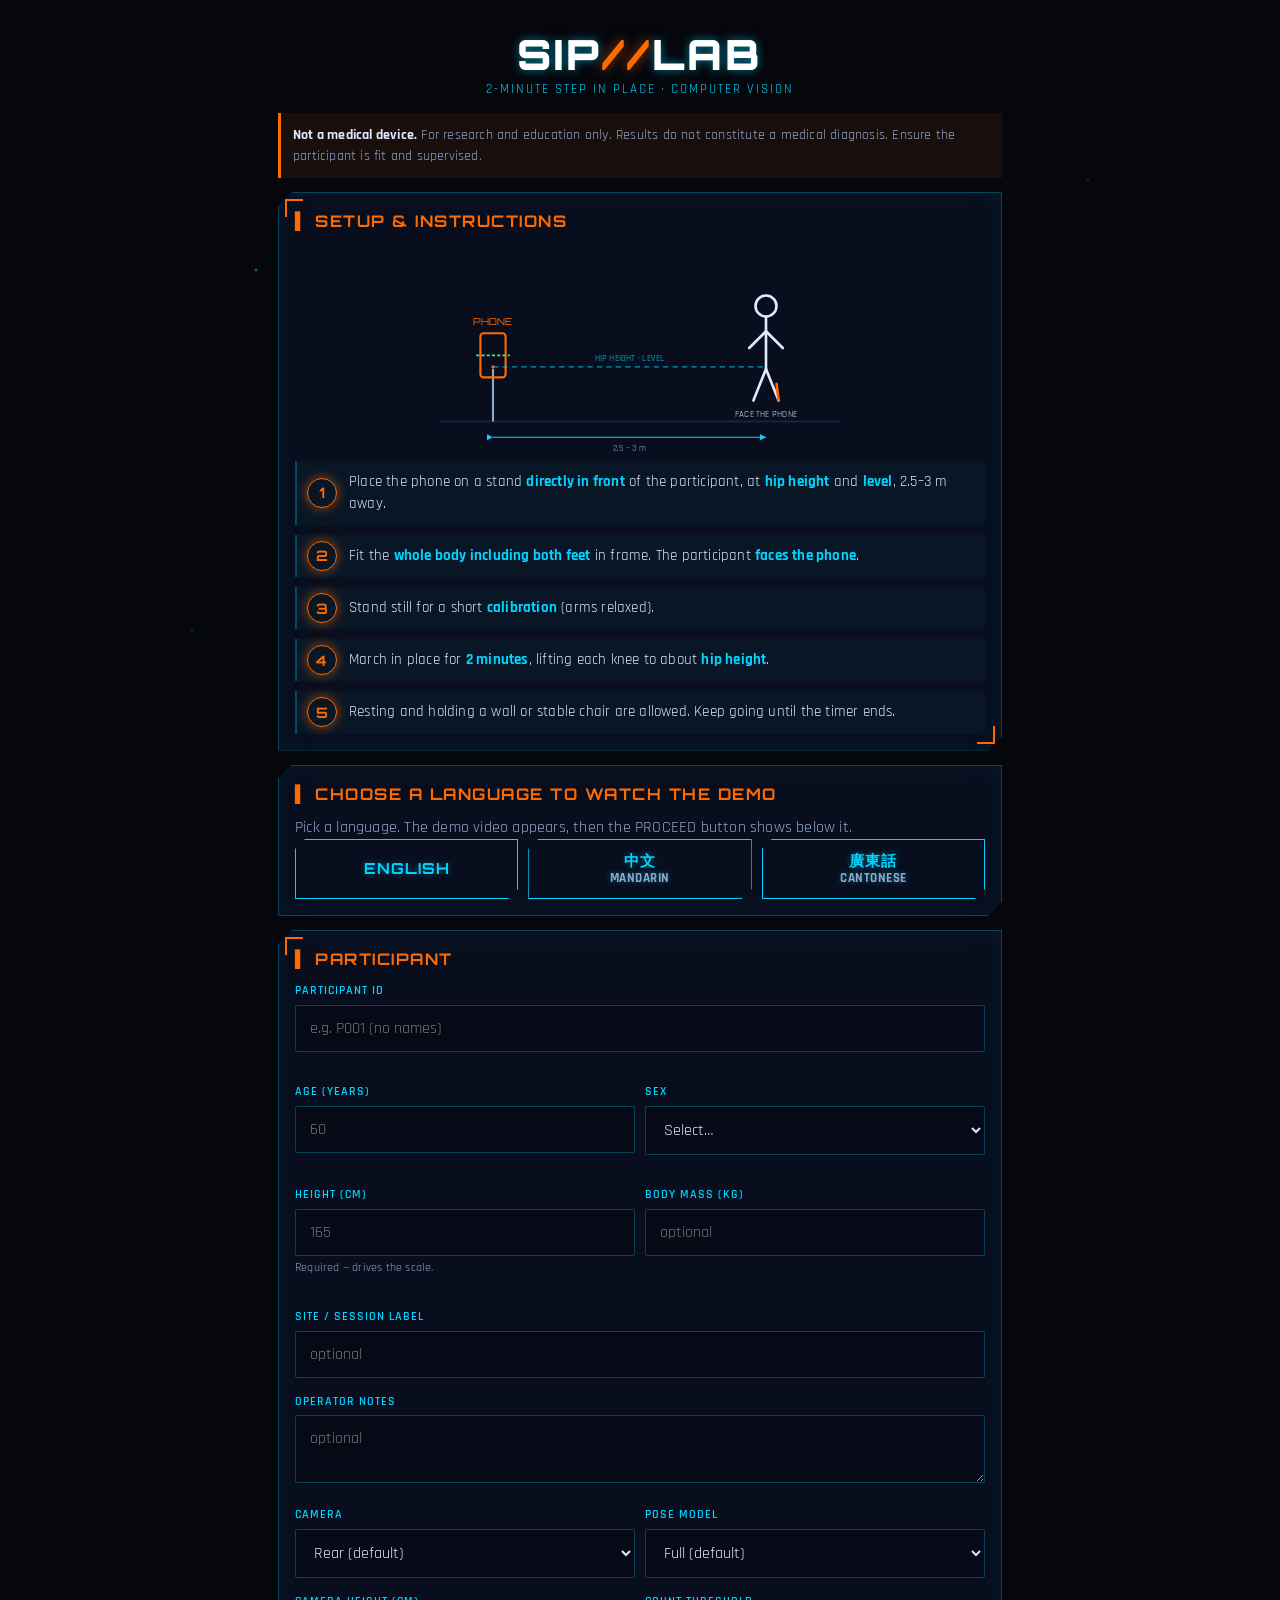
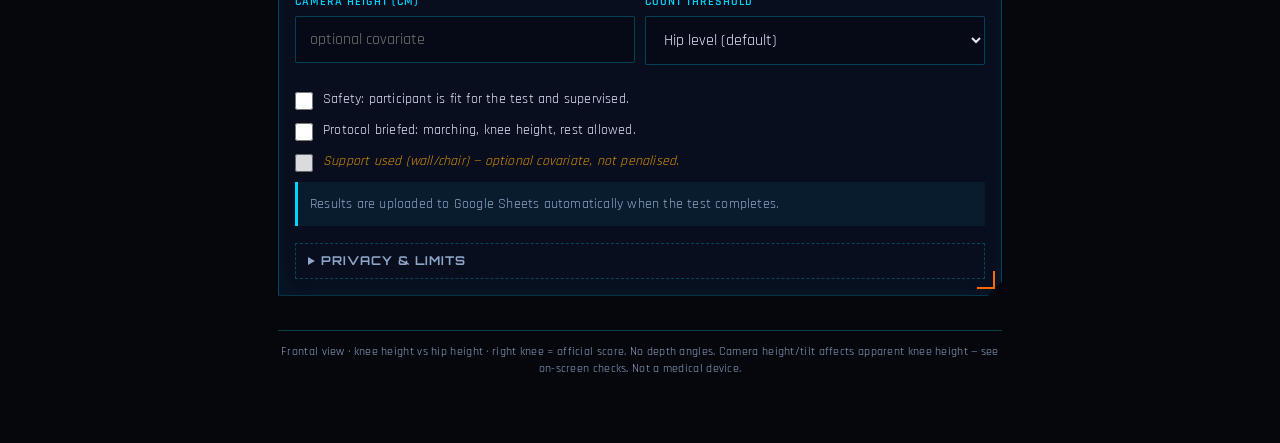
<file: index.html>
<!DOCTYPE html>
<html lang="en">
<head>
    <meta charset="UTF-8">
    <meta name="viewport" content="width=device-width, initial-scale=1, viewport-fit=cover">
    <meta name="theme-color" content="#05070d">
    <meta name="description" content="SIP//LAB — 2-Minute Step-in-Place Biomechanics Lab. Browser-only computer-vision assessment.">
    <title>SIP//LAB — Step-in-Place Biomechanics Lab</title>

    <link rel="preconnect" href="https://fonts.googleapis.com">
    <link rel="preconnect" href="https://fonts.gstatic.com" crossorigin>
    <link href="https://fonts.googleapis.com/css2?family=Orbitron:wght@500;700;900&family=Rajdhani:wght@400;500;600;700&display=swap" rel="stylesheet">

    <link rel="stylesheet" href="css/styles.css">
</head>
<body>
    <!-- TRON backdrop (hidden during live test via body.live) -->
    <div class="tron-bg" aria-hidden="true">
        <div class="grid-floor"></div>
        <div class="particles"></div>
        <div class="scanlines"></div>
    </div>

    <!-- Rotate-to-portrait full-screen overlay (only when test not running) -->
    <div id="rotate-overlay" aria-hidden="true">
        <div class="icon">📱</div>
        <h2>Rotate to Portrait</h2>
        <p>SIP//LAB runs in portrait orientation. Please turn your device upright.</p>
    </div>
    <!-- mid-test landscape warning banner -->
    <div class="rotate-banner">↻ ROTATE TO PORTRAIT FOR BEST TRACKING</div>

    <!-- app mounts here -->
    <main id="app" role="main"></main>

    <!-- hidden video + canvas reused by the pose engine (moved into the live DOM at runtime) -->

    <!-- Visible error banner: surface any script/runtime error on the device itself -->
    <div id="fatal-error" style="display:none;position:fixed;inset:0;z-index:9999;background:#0a0410;color:#ffd0d0;font:14px/1.5 monospace;padding:18px;overflow:auto"></div>
    <script>
    (function () {
        function show(msg) {
            var b = document.getElementById('fatal-error');
            if (!b) return;
            b.style.display = 'block';
            b.textContent = 'SIP//LAB error (screenshot this):\n\n' + msg +
                '\n\nReload the page. If this persists, the MediaPipe CDN or a script may be blocked on this network.';
        }
        window.addEventListener('error', function (e) {
            show((e.message || 'script error') + (e.filename ? '\n' + e.filename + ':' + e.lineno : ''));
        });
        window.addEventListener('unhandledrejection', function (e) {
            show('Unhandled promise: ' + ((e.reason && (e.reason.message || e.reason)) || 'unknown'));
        });
    })();
    </script>

    <!-- Scripts in dependency order (no bundler, classic tags) -->
    <script src="js/config.js"></script>
    <script src="js/schema.js"></script>
    <script src="js/geom.js"></script>
    <script src="js/analysis.js"></script>
    <script src="js/export.js"></script>
    <script src="js/charts.js"></script>
    <script src="js/pose-engine.js"></script>
    <script src="js/screen-live.js"></script>
    <script src="js/app.js"></script>
    <script src="js/screen-results.js"></script>
</body>
</html>
</file>
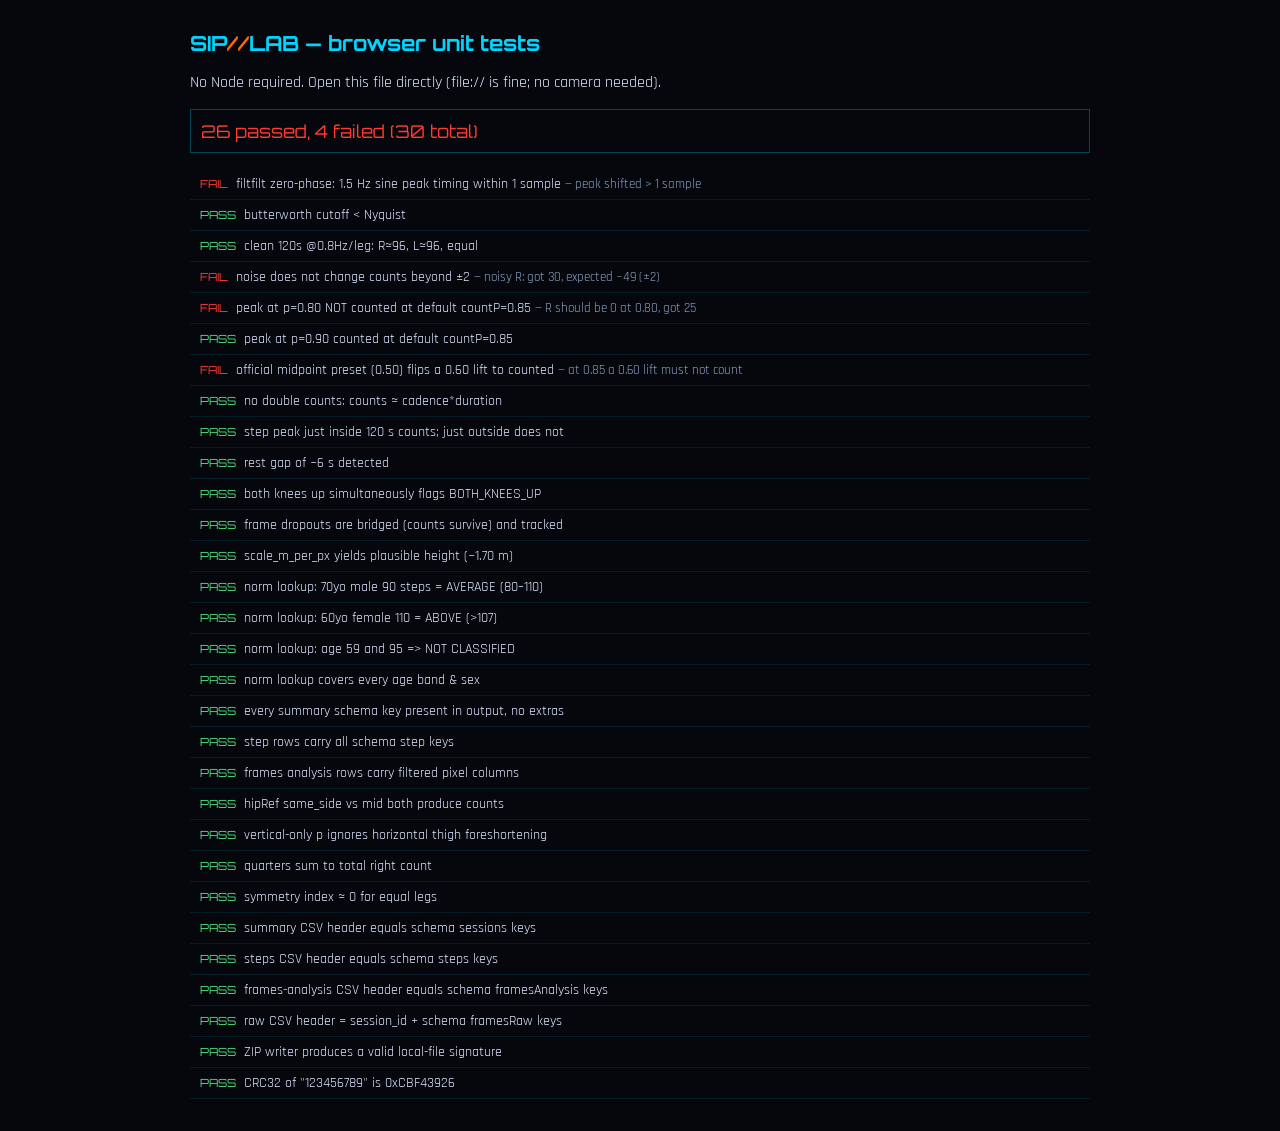
<file: tests/index.html>
<!DOCTYPE html>
<html lang="en">
<head>
    <meta charset="UTF-8">
    <meta name="viewport" content="width=device-width, initial-scale=1">
    <title>SIP//LAB — Browser unit tests</title>
    <link href="https://fonts.googleapis.com/css2?family=Orbitron:wght@500;700;900&family=Rajdhani:wght@400;600;700&display=swap" rel="stylesheet">
    <style>
        body { font-family: 'Rajdhani', system-ui, sans-serif; background: #05070d; color: #dfe9ff; padding: 16px; max-width: 900px; margin: 0 auto; }
        h1 { font-family: 'Orbitron', sans-serif; color: #00d4ff; font-size: 1.3rem; }
        h1 .slash { color: #ff6a00; }
        #summary { font-family: 'Orbitron', sans-serif; font-size: 1.1rem; margin: 12px 0; padding: 10px; border: 1px solid rgba(0,212,255,.3); }
        .pass { color: #4cdf7c; } .fail { color: #ff3b30; }
        ul { list-style: none; padding: 0; }
        li { padding: 6px 10px; border-bottom: 1px solid rgba(0,212,255,.1); font-size: .9rem; }
        li .tag { font-family: 'Orbitron', sans-serif; font-size: .7rem; margin-right: 8px; }
        li .detail { color: #8fa6c8; font-size: .82rem; }
        code { color: #ffd700; }
    </style>
</head>
<body>
    <h1>SIP<span class="slash">//</span>LAB — browser unit tests</h1>
    <p>No Node required. Open this file directly (file:// is fine; no camera needed).</p>
    <div id="summary">Running…</div>
    <ul id="results"></ul>

    <script src="../js/config.js"></script>
    <script src="../js/schema.js"></script>
    <script src="../js/geom.js"></script>
    <script src="../js/analysis.js"></script>
    <script src="../js/export.js"></script>
    <script src="synth.js"></script>
    <script>
    (function () {
        'use strict';
        const results = [];
        let pass = 0, fail = 0;

        function test(name, fn) {
            try { fn(); results.push({ name, ok: true }); pass++; }
            catch (e) { results.push({ name, ok: false, msg: e.message }); fail++; }
        }
        function assert(cond, msg) { if (!cond) throw new Error(msg || 'assertion failed'); }
        function approx(a, b, tol, msg) { if (Math.abs(a - b) > tol) throw new Error((msg || 'approx') + `: got ${a}, expected ~${b} (±${tol})`); }

        const run = (raw, cal, p, cfg) => SIPAnalysis.run(raw, cal || Synth.calibration(), p || Synth.participant(), cfg || CONFIG);

        // ---- filter: zero-phase on a pure sine keeps peak timing ----
        test('filtfilt zero-phase: 1.5 Hz sine peak timing within 1 sample', function () {
            const fs = 30, N = 300, f = 1.5;
            const x = new Float64Array(N);
            for (let i = 0; i < N; i++) x[i] = Math.sin(2 * Math.PI * f * i / fs);
            const y = SIPAnalysis._filtfilt(x, 8, fs, 30);
            // find a peak in the middle of both signals and compare index
            const peakIdx = arr => { let bi = 0, bv = -Infinity; for (let i = 100; i < 200; i++) if (arr[i] > bv) { bv = arr[i]; bi = i; } return bi; };
            assert(Math.abs(peakIdx(x) - peakIdx(y)) <= 1, 'peak shifted > 1 sample');
        });

        test('butterworth cutoff < Nyquist', function () {
            const c = SIPAnalysis._butterCoeffs(8, 30);
            assert(isFinite(c.b0) && isFinite(c.a1), 'coeffs not finite');
        });

        // ---- clean signal exact counts ----
        test('clean 120s @0.8Hz/leg: R≈96, L≈96, equal', function () {
            const raw = Synth.generate({ durationS: 120, cadenceHz: 0.8 });
            const r = run(raw);
            // 0.8 lifts/s * 120 s = 96 per leg (allow small boundary tolerance)
            approx(r.summary.steps_right, 96, 2, 'R count');
            approx(r.summary.steps_left, 96, 2, 'L count');
            assert(r.summary.steps_total === r.summary.steps_right + r.summary.steps_left, 'total mismatch');
        });

        // ---- counts unaffected by noise within tolerance ----
        test('noise does not change counts beyond ±2', function () {
            const clean = run(Synth.generate({ durationS: 60, cadenceHz: 0.8 }));
            const noisy = run(Synth.generate({ durationS: 60, cadenceHz: 0.8, noise: 0.004, seed: 7 }));
            approx(noisy.summary.steps_right, clean.summary.steps_right, 2, 'noisy R');
        });

        // ---- threshold edge cases ----
        test('peak at p=0.80 NOT counted at default countP=0.85', function () {
            const raw = Synth.generate({ durationS: 30, cadenceHz: 0.8, heightR: 0.80, heightL: 0.80 });
            const r = run(raw);
            assert(r.summary.steps_right === 0, 'R should be 0 at 0.80, got ' + r.summary.steps_right);
            assert(r.summary.incomplete_attempts_right > 0, 'should log incomplete attempts');
        });
        test('peak at p=0.90 counted at default countP=0.85', function () {
            const raw = Synth.generate({ durationS: 30, cadenceHz: 0.8, heightR: 0.90, heightL: 0.90 });
            const r = run(raw);
            assert(r.summary.steps_right > 0, 'R should count at 0.90');
        });
        test('official midpoint preset (0.50) flips a 0.60 lift to counted', function () {
            const raw = Synth.generate({ durationS: 30, cadenceHz: 0.8, heightR: 0.60, heightL: 0.60 });
            const def = run(raw);
            assert(def.summary.steps_right === 0, 'at 0.85 a 0.60 lift must not count');
            const cal = Synth.calibration({ threshold_p: CONFIG.events.countPOfficial, threshold_preset: 'official_midpoint' });
            const off = run(raw, cal, Synth.participant({ threshold_preset: 'official_midpoint' }));
            assert(off.summary.steps_right > 0, 'official midpoint should count a 0.60 lift');
        });

        // ---- no double counting via hysteresis ----
        test('no double counts: counts ≈ cadence*duration', function () {
            const raw = Synth.generate({ durationS: 50, cadenceHz: 1.0 });
            const r = run(raw);
            approx(r.summary.steps_right, 50, 2, 'R should be ~50 not doubled');
        });

        // ---- boundary t=119.9 counted, 120.1 not ----
        test('step peak just inside 120 s counts; just outside does not', function () {
            // single lift centred near the boundary
            const mk = center => Synth.generate({
                durationS: 125, cadenceHz: 0.0001, heightR: 0, heightL: 0,
                custom: (t) => ({ pR: bump(t, center, 1.1, 0.6), pL: 0 })
            });
            function bump(t, c, h, w) { const u = (t - c) / w; return u > -1 && u < 1 ? h * 0.5 * (1 + Math.cos(Math.PI * u)) : 0; }
            const inside = run(mk(119.5));
            const outside = run(mk(121.0));
            assert(inside.summary.steps_right === 1, 'inside should count 1, got ' + inside.summary.steps_right);
            assert(outside.summary.steps_right === 0, 'outside should count 0, got ' + outside.summary.steps_right);
        });

        // ---- rest detection ----
        test('rest gap of ~6 s detected', function () {
            const raw = Synth.generate({ durationS: 60, cadenceHz: 0.8, restGaps: [[20, 26]] });
            const r = run(raw);
            assert(r.summary.rest_count >= 1, 'expected a rest, got ' + r.summary.rest_count);
            assert(r.summary.longest_rest_s >= 5, 'longest rest too short: ' + r.summary.longest_rest_s);
        });

        // ---- both knees up flag ----
        test('both knees up simultaneously flags BOTH_KNEES_UP', function () {
            const raw = Synth.generate({ durationS: 20, cadenceHz: 0.8, custom: (t) => {
                // force both knees high together for a sustained window
                if (t > 5 && t < 9) return { pL: 1.1, pR: 1.1 };
                return null;
            }});
            const r = run(raw);
            assert(r.summary.both_knees_up_pct > CONFIG.qc.maxBothKneesUpPct, 'both_knees_up_pct should exceed threshold');
            assert(r.summary.qc_flags.indexOf('BOTH_KNEES_UP') >= 0, 'BOTH_KNEES_UP flag missing');
        });

        // ---- dropouts bridged/flagged ----
        test('frame dropouts are bridged (counts survive) and tracked', function () {
            const raw = Synth.generate({ durationS: 40, cadenceHz: 0.8, dropout: 0.15, seed: 3 });
            const r = run(raw);
            approx(r.summary.steps_right, 32, 4, 'R with dropouts');
        });

        // ---- scale computation ----
        test('scale_m_per_px yields plausible height (~1.70 m)', function () {
            const r = run(Synth.generate({ durationS: 10 }));
            const derivedH = r.summary.scale_m_per_px * r.summary.calib_chain_px / CONFIG.anthropometry.segmentChainFractionOfHeight;
            approx(derivedH, 1.70, 0.1, 'derived height');
        });

        // ---- norm lookup for every band/sex + boundaries ----
        test('norm lookup: 70yo male 90 steps = AVERAGE (80–110)', function () {
            const info = SIPAnalysis._classifyNorm(90, { age_years: 70, sex: 'male' }, CONFIG, true);
            assert(info.classification === 'AVERAGE', 'got ' + info.classification);
            assert(info.below === 80 && info.above === 110, 'cutoffs wrong');
        });
        test('norm lookup: 60yo female 110 = ABOVE (>107)', function () {
            const info = SIPAnalysis._classifyNorm(110, { age_years: 60, sex: 'female' }, CONFIG, true);
            assert(info.classification === 'ABOVE AVERAGE', 'got ' + info.classification);
        });
        test('norm lookup: age 59 and 95 => NOT CLASSIFIED', function () {
            assert(SIPAnalysis._classifyNorm(100, { age_years: 59, sex: 'male' }, CONFIG, true).classification === 'NOT CLASSIFIED', '59 should be unclassified');
            assert(SIPAnalysis._classifyNorm(100, { age_years: 95, sex: 'female' }, CONFIG, true).classification === 'NOT CLASSIFIED', '95 should be unclassified');
        });
        test('norm lookup covers every age band & sex', function () {
            ['male', 'female'].forEach(sex => {
                const table = sex === 'male' ? CONFIG.norms.male : CONFIG.norms.female;
                table.forEach(row => {
                    const mid = Math.floor((row[0] + row[1]) / 2);
                    const info = SIPAnalysis._classifyNorm(row[2], { age_years: mid, sex }, CONFIG, true);
                    assert(info.below === row[2] && info.above === row[3], `cutoffs ${sex} ${mid}`);
                    // exactly at below cutoff = AVERAGE (below is strict <)
                    assert(info.classification === 'AVERAGE', `boundary at below cutoff should be AVERAGE for ${sex} ${mid}`);
                });
            });
        });

        // ---- schema / CSV column integrity ----
        test('every summary schema key present in output, no extras', function () {
            const r = run(Synth.generate({ durationS: 20 }));
            const have = new Set(Object.keys(r.summary));
            const want = SCHEMA.keys.sessions;
            // sessions schema includes session-level + participant fields the analysis
            // does not produce (id/timestamp/etc). Check all ANALYSIS-produced keys exist in schema.
            have.forEach(k => assert(SCHEMA.keys.sessions.indexOf(k) >= 0, 'extra key not in schema: ' + k));
            // and the core outcome keys from schema are present in output
            ['steps_right', 'steps_left', 'steps_total', 'qc_flags', 'qc_pass', 'norm_classification',
             'cadence_total_steps_per_min', 'sway_ml_rms_cm', 'scale_m_per_px'].forEach(k =>
                assert(have.has(k), 'missing outcome key: ' + k));
        });
        test('step rows carry all schema step keys', function () {
            const r = run(Synth.generate({ durationS: 20 }));
            assert(r.steps.length > 0, 'no steps');
            const s = r.steps[0];
            ['leg', 'counted', 'peak_progress', 't_peak_s', 'lifting_time_s', 'knee_rise_cm'].forEach(k =>
                assert(k in s, 'step missing ' + k));
        });
        test('frames analysis rows carry filtered pixel columns', function () {
            const r = run(Synth.generate({ durationS: 10 }));
            assert(r.frames.length > 0, 'no frames');
            const f = r.frames[0];
            ['t_s', 'progress_left', 'progress_right', 'r_kn_y_px', 'l_hip_x_px', 'trunk_lean_deg'].forEach(k =>
                assert(k in f, 'frame missing ' + k));
        });

        // ---- same-side vs hip-mid reference ----
        test('hipRef same_side vs mid both produce counts', function () {
            const raw = Synth.generate({ durationS: 30, cadenceHz: 0.8 });
            const a = run(raw);
            const cfgMid = JSON.parse(JSON.stringify(CONFIG)); cfgMid.events.hipRef = 'mid';
            const b = run(raw, Synth.calibration(), Synth.participant(), cfgMid);
            assert(a.summary.steps_right > 0 && b.summary.steps_right > 0, 'both refs should count');
        });

        // ---- thigh foreshortening: vertical-only p with forward-pointing thigh ----
        test('vertical-only p ignores horizontal thigh foreshortening', function () {
            // simulate a forward-pointing thigh: knee x drifts toward centre while y rises
            const raw = Synth.generate({ durationS: 30, cadenceHz: 0.8, heightR: 1.0, heightL: 1.0, seed: 9 });
            const r = run(raw);
            // counts should still be based on vertical rise, so ~24 per leg over 30s
            approx(r.summary.steps_right, 24, 3, 'foreshortening should not break vertical counting');
        });

        // ---- live/offline agreement sanity (offline from same signal) ----
        test('quarters sum to total right count', function () {
            const r = run(Synth.generate({ durationS: 120, cadenceHz: 0.8 }));
            const q = r.summary.steps_right_q1 + r.summary.steps_right_q2 + r.summary.steps_right_q3 + r.summary.steps_right_q4;
            assert(q === r.summary.steps_right, `quarters ${q} != total ${r.summary.steps_right}`);
        });

        // ---- symmetry near 0 for symmetric input ----
        test('symmetry index ≈ 0 for equal legs', function () {
            const r = run(Synth.generate({ durationS: 60, cadenceHz: 0.8 }));
            assert(Math.abs(r.summary.symmetry_step_count_pct) <= 10, 'symmetry should be near 0, got ' + r.summary.symmetry_step_count_pct);
        });

        // ---- export: CSV headers match schema exactly ----
        test('summary CSV header equals schema sessions keys', function () {
            const r = run(Synth.generate({ durationS: 10 }));
            const rec = Object.assign({ session_id: 'x' }, r.summary);
            const csv = Exporter.summaryCSV(rec);
            const header = csv.split('\r\n')[0].split(',');
            assert(header.length === SCHEMA.keys.sessions.length, 'header length mismatch');
            assert(header.join(',') === SCHEMA.keys.sessions.join(','), 'header order mismatch');
        });
        test('steps CSV header equals schema steps keys', function () {
            const r = run(Synth.generate({ durationS: 20 }));
            const csv = Exporter.stepsCSV(r.steps, 'x');
            const header = csv.split('\r\n')[0];
            assert(header === SCHEMA.keys.steps.join(','), 'steps header mismatch');
        });
        test('frames-analysis CSV header equals schema framesAnalysis keys', function () {
            const r = run(Synth.generate({ durationS: 5 }));
            const csv = Exporter.framesAnalysisCSV(r.frames, 'x');
            const header = csv.split('\r\n')[0];
            assert(header === SCHEMA.keys.framesAnalysis.join(','), 'frames header mismatch');
        });
        test('raw CSV header = session_id + schema framesRaw keys', function () {
            const raw = Synth.generate({ durationS: 2 });
            const csv = Exporter.framesRawCSV(raw, 'x');
            const header = csv.split('\r\n')[0];
            assert(header === 'session_id,' + SCHEMA.keys.framesRaw.join(','), 'raw header mismatch');
        });
        test('ZIP writer produces a valid local-file signature', function () {
            const bytes = Exporter.buildZip([{ name: 'a.txt', bytes: new TextEncoder().encode('hello') }]);
            // local file header signature 0x04034b50 little-endian
            assert(bytes[0] === 0x50 && bytes[1] === 0x4b && bytes[2] === 0x03 && bytes[3] === 0x04, 'bad ZIP signature');
            assert(bytes.length > 50, 'zip too small');
        });
        test('CRC32 of "123456789" is 0xCBF43926', function () {
            const crc = Exporter.crc32(new TextEncoder().encode('123456789'));
            assert(crc === 0xCBF43926, 'crc32 wrong: ' + crc.toString(16));
        });

        // ---- render ----
        const ul = document.getElementById('results');
        results.forEach(r => {
            const li = document.createElement('li');
            li.innerHTML = `<span class="tag ${r.ok ? 'pass' : 'fail'}">${r.ok ? 'PASS' : 'FAIL'}</span>` +
                `${r.name}` + (r.ok ? '' : ` <span class="detail">— ${r.msg}</span>`);
            ul.appendChild(li);
        });
        const sum = document.getElementById('summary');
        sum.className = fail === 0 ? 'pass' : 'fail';
        sum.textContent = `${pass} passed, ${fail} failed (${results.length} total)`;
    })();
    </script>
</body>
</html>
</file>
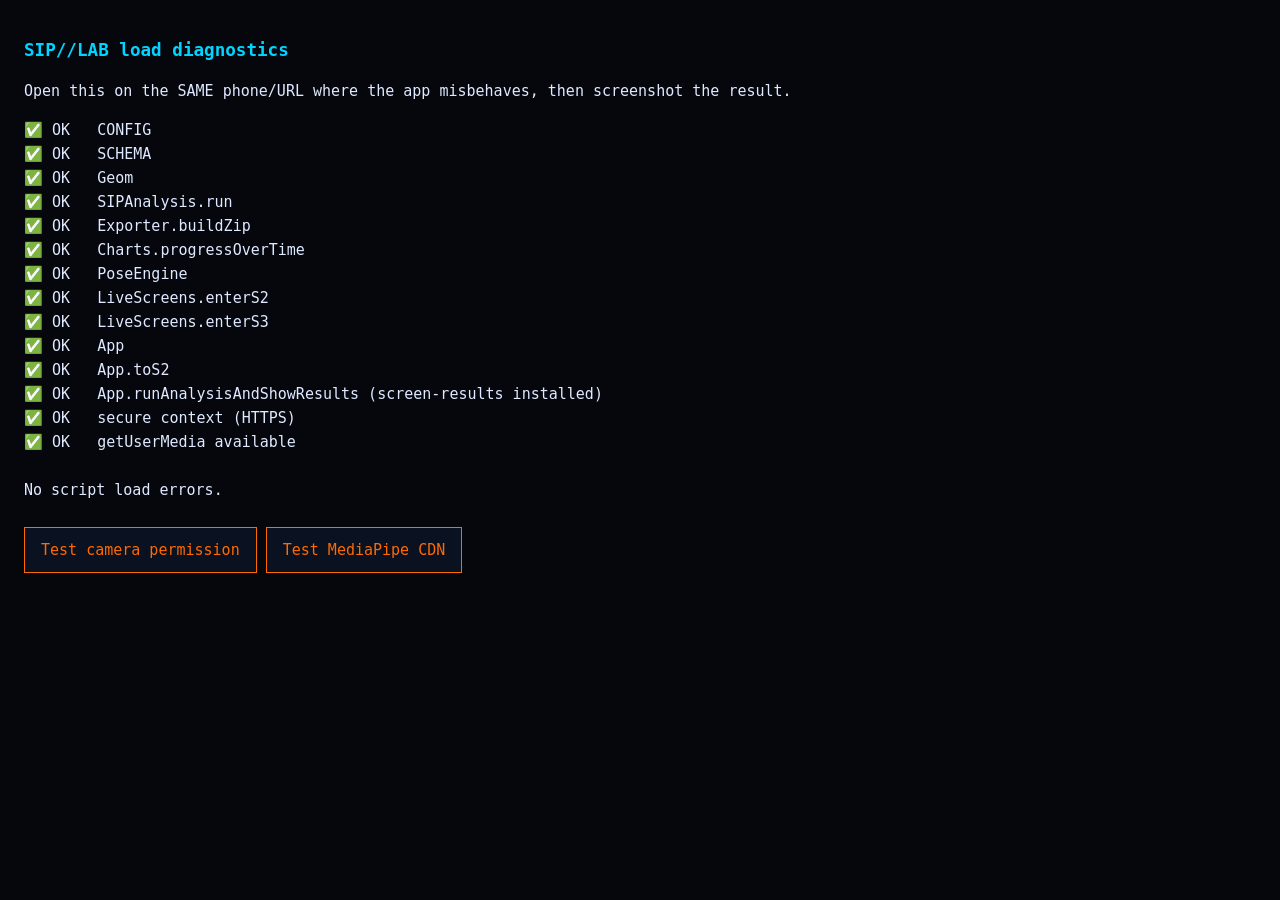
<file: diag.html>
<!DOCTYPE html>
<html lang="en">
<head>
    <meta charset="UTF-8">
    <meta name="viewport" content="width=device-width, initial-scale=1">
    <title>SIP//LAB — load diagnostics</title>
    <style>
        body { font: 15px/1.6 monospace; background: #05070d; color: #dfe9ff; padding: 16px; }
        .ok { color: #4cdf7c; } .bad { color: #ff3b30; } .warn { color: #ffa500; }
        h1 { font-size: 1.1rem; color: #00d4ff; }
        pre { white-space: pre-wrap; }
        button { font: inherit; background: #0a1120; color: #ff6a00; border: 1px solid #ff6a00; padding: 10px 16px; margin-top: 10px; }
    </style>
</head>
<body>
    <h1>SIP//LAB load diagnostics</h1>
    <p>Open this on the SAME phone/URL where the app misbehaves, then screenshot the result.</p>
    <pre id="out">running…</pre>
    <button id="cam">Test camera permission</button>
    <button id="mp">Test MediaPipe CDN</button>
    <pre id="out2"></pre>

    <script>
    var errors = [];
    window.addEventListener('error', function (e) { errors.push((e.message || 'err') + ' @ ' + (e.filename || '') + ':' + (e.lineno || '')); });
    </script>
    <script src="js/config.js"></script>
    <script src="js/schema.js"></script>
    <script src="js/geom.js"></script>
    <script src="js/analysis.js"></script>
    <script src="js/export.js"></script>
    <script src="js/charts.js"></script>
    <script src="js/pose-engine.js"></script>
    <script src="js/screen-live.js"></script>
    <script src="js/app.js"></script>
    <script src="js/screen-results.js"></script>
    <script>
    (function () {
        var checks = [
            ['CONFIG', typeof CONFIG !== 'undefined'],
            ['SCHEMA', typeof SCHEMA !== 'undefined'],
            ['Geom', typeof Geom !== 'undefined'],
            ['SIPAnalysis.run', typeof window.SIPAnalysis !== 'undefined' && typeof SIPAnalysis.run === 'function'],
            ['Exporter.buildZip', typeof window.Exporter !== 'undefined' && typeof Exporter.buildZip === 'function'],
            ['Charts.progressOverTime', typeof window.Charts !== 'undefined' && typeof Charts.progressOverTime === 'function'],
            ['PoseEngine', typeof PoseEngine === 'function'],
            ['LiveScreens.enterS2', typeof window.LiveScreens !== 'undefined' && typeof LiveScreens.enterS2 === 'function'],
            ['LiveScreens.enterS3', typeof window.LiveScreens !== 'undefined' && typeof LiveScreens.enterS3 === 'function'],
            ['App', typeof App !== 'undefined'],
            ['App.toS2', typeof App !== 'undefined' && typeof App.toS2 === 'function'],
            ['App.runAnalysisAndShowResults (screen-results installed)', typeof App !== 'undefined' && typeof App.runAnalysisAndShowResults === 'function'],
            ['secure context (HTTPS)', window.isSecureContext === true],
            ['getUserMedia available', !!(navigator.mediaDevices && navigator.mediaDevices.getUserMedia)]
        ];
        var lines = checks.map(function (c) { return (c[1] ? '✅ OK   ' : '❌ FAIL ') + c[0]; });
        if (errors.length) lines.push('\nSCRIPT ERRORS:\n' + errors.join('\n'));
        else lines.push('\nNo script load errors.');
        document.getElementById('out').textContent = lines.join('\n');
    })();

    document.getElementById('cam').onclick = function () {
        var o = document.getElementById('out2');
        o.textContent = 'requesting camera…';
        navigator.mediaDevices.getUserMedia({ video: { facingMode: 'environment' }, audio: false })
            .then(function (s) { o.textContent = '✅ camera OK (' + s.getVideoTracks().length + ' track)'; s.getTracks().forEach(function (t) { t.stop(); }); })
            .catch(function (e) { o.textContent = '❌ camera: ' + e.name + ' — ' + e.message; });
    };
    document.getElementById('mp').onclick = function () {
        var o = document.getElementById('out2');
        o.textContent = 'loading MediaPipe from CDN…';
        import(CONFIG.pose.bundleUrl)
            .then(function (m) { o.textContent = '✅ MediaPipe module loaded (' + (m.PoseLandmarker ? 'PoseLandmarker present' : 'but PoseLandmarker missing') + ')'; })
            .catch(function (e) { o.textContent = '❌ MediaPipe CDN blocked/failed: ' + e.message; });
    };
    </script>
</body>
</html>
</file>
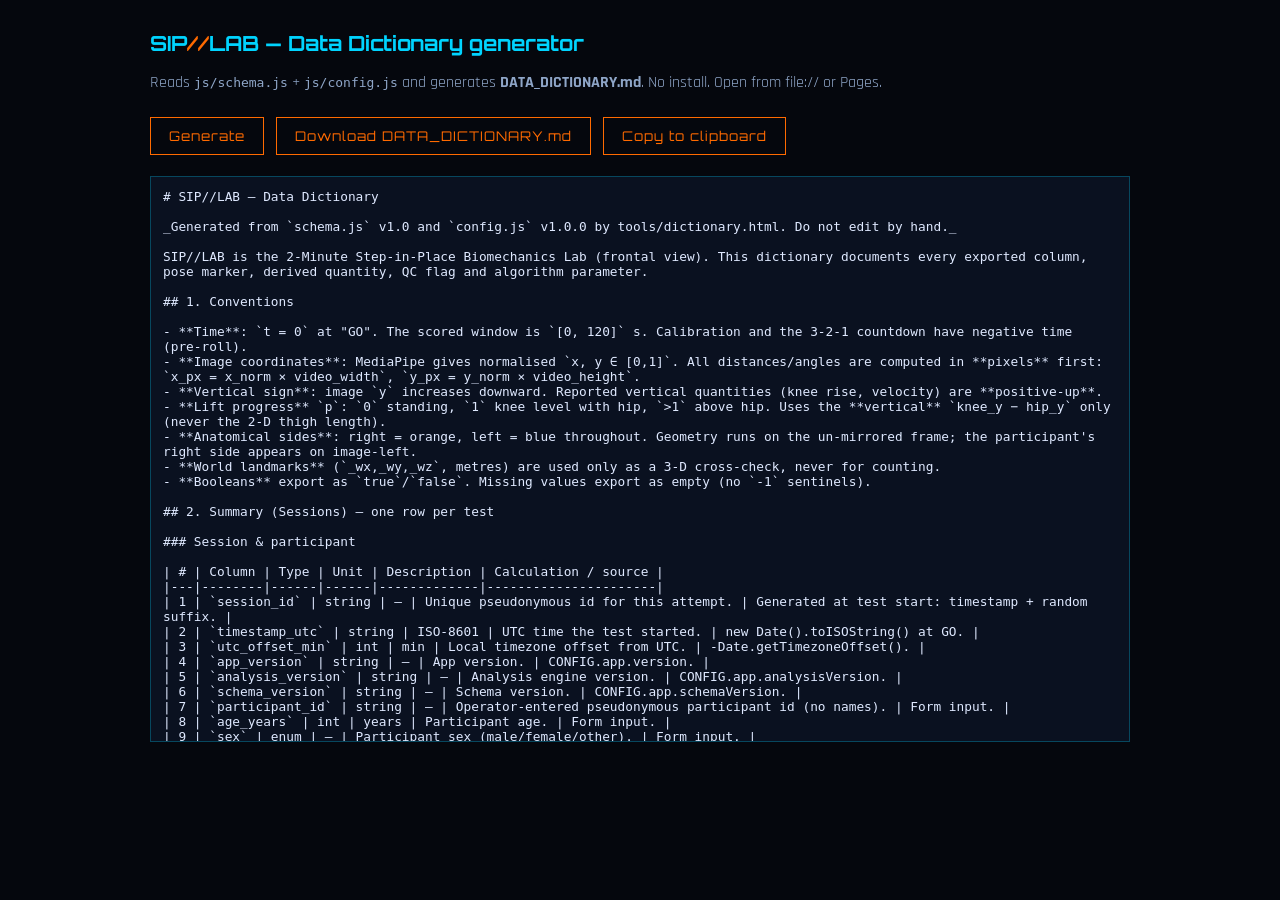
<file: tools/dictionary.html>
<!DOCTYPE html>
<html lang="en">
<head>
    <meta charset="UTF-8">
    <meta name="viewport" content="width=device-width, initial-scale=1">
    <title>SIP//LAB — Data Dictionary generator</title>
    <link href="https://fonts.googleapis.com/css2?family=Orbitron:wght@500;700;900&family=Rajdhani:wght@400;600;700&display=swap" rel="stylesheet">
    <style>
        body { font-family: 'Rajdhani', system-ui, sans-serif; background: #05070d; color: #dfe9ff; padding: 16px; max-width: 980px; margin: 0 auto; }
        h1 { font-family: 'Orbitron', sans-serif; color: #00d4ff; font-size: 1.3rem; }
        h1 .slash { color: #ff6a00; }
        button { font-family: 'Orbitron', sans-serif; background: transparent; color: #ff6a00; border: 1.5px solid #ff6a00; padding: 10px 18px; cursor: pointer; letter-spacing: 1px; margin: 8px 8px 8px 0; }
        button:hover { background: rgba(255,106,0,.1); }
        pre { background: #0a1120; border: 1px solid rgba(0,212,255,.28); padding: 12px; overflow: auto; max-height: 60vh; font-size: .8rem; white-space: pre-wrap; }
        .status { color: #8fa6c8; }
    </style>
</head>
<body>
    <h1>SIP<span class="slash">//</span>LAB — Data Dictionary generator</h1>
    <p class="status">Reads <code>js/schema.js</code> + <code>js/config.js</code> and generates <b>DATA_DICTIONARY.md</b>. No install. Open from file:// or Pages.</p>
    <button id="gen">Generate</button>
    <button id="dl">Download DATA_DICTIONARY.md</button>
    <button id="copy">Copy to clipboard</button>
    <pre id="out">Click Generate…</pre>

    <script src="../js/config.js"></script>
    <script src="../js/schema.js"></script>
    <script>
    (function () {
        'use strict';
        let md = '';

        function esc(s) { return String(s == null ? '' : s).replace(/\|/g, '\\|'); }

        function groupTable(title, fields, extraCols) {
            let out = '\n### ' + title + '\n\n';
            out += '| # | Column | Type | Unit | Description | Calculation / source |\n';
            out += '|---|--------|------|------|-------------|----------------------|\n';
            let i = 1;
            // keep declaration order but visually group by `group`
            fields.forEach(f => {
                out += `| ${i++} | \`${esc(f.key)}\` | ${esc(f.type)} | ${esc(f.unit) || '—'} | ${esc(f.desc)} | ${esc(f.calc)} |\n`;
            });
            return out;
        }

        function build() {
            const S = SCHEMA, C = CONFIG;
            let d = '';
            d += '# SIP//LAB — Data Dictionary\n\n';
            d += `_Generated from \`schema.js\` v${S.version} and \`config.js\` v${C.app.version} by tools/dictionary.html. Do not edit by hand._\n\n`;
            d += 'SIP//LAB is the 2-Minute Step-in-Place Biomechanics Lab (frontal view). This dictionary documents every exported column, pose marker, derived quantity, QC flag and algorithm parameter.\n';

            // §1 Conventions
            d += '\n## 1. Conventions\n\n';
            d += '- **Time**: `t = 0` at "GO". The scored window is `[0, 120]` s. Calibration and the 3-2-1 countdown have negative time (pre-roll).\n';
            d += '- **Image coordinates**: MediaPipe gives normalised `x, y ∈ [0,1]`. All distances/angles are computed in **pixels** first: `x_px = x_norm × video_width`, `y_px = y_norm × video_height`.\n';
            d += '- **Vertical sign**: image `y` increases downward. Reported vertical quantities (knee rise, velocity) are **positive-up**.\n';
            d += '- **Lift progress** `p`: `0` standing, `1` knee level with hip, `>1` above hip. Uses the **vertical** `knee_y − hip_y` only (never the 2-D thigh length).\n';
            d += '- **Anatomical sides**: right = orange, left = blue throughout. Geometry runs on the un-mirrored frame; the participant\'s right side appears on image-left.\n';
            d += '- **World landmarks** (`_wx,_wy,_wz`, metres) are used only as a 3-D cross-check, never for counting.\n';
            d += '- **Booleans** export as `true`/`false`. Missing values export as empty (no `-1` sentinels).\n';

            // §2 Sessions
            d += '\n## 2. Summary (Sessions) — one row per test\n';
            d += byGroup(S.sessions);

            // §3 Steps
            d += '\n## 3. Steps — one row per detected lift\n';
            d += groupTable('Step', S.steps);

            // §4 Frames analysis
            d += '\n## 4. Frames (analysis, 30 Hz)\n';
            d += groupTable('Frame', S.framesAnalysis);

            // §5 Raw frames
            d += '\n## 5. Raw frames (device rate)\n\n';
            d += 'One row per captured frame: `t_ms` (relative to GO) followed by 17 markers × 7 values (`_x,_y,_z` normalised, `_v` visibility, `_wx,_wy,_wz` world metres).\n';
            d += groupTable('Raw', S.framesRaw);

            // §6 Markers
            d += '\n## 6. Tracked pose markers\n\n';
            d += '| Key | MediaPipe index | Name | Role in SIP//LAB (frontal view) |\n|-----|-----------------|------|----------------------------------|\n';
            S.markers.forEach(m => { d += `| \`${m.key}\` | ${m.idx} | ${esc(m.name)} | ${esc(m.role)} |\n`; });

            // §7 Definitions of derived quantities
            d += '\n## 7. Definitions of derived quantities\n\n';
            [
                ['Valid sample', 'Landmark with visibility ≥ `signal.minVisibility` and inside the frame; otherwise missing (bridged if the gap ≤ `signal.maxGapS`, else flagged).'],
                ['Standing thigh length `S0_s`', 'Median over the calibration hold of `knee_y_px − hip_y_px` for side s (px, vertical only).'],
                ['Lift progress `p_s(t)`', '`1 − (knee_y_px − hip_y_px) / S0_s`; 0 standing, 1 knee at hip, >1 above hip.'],
                ['Count threshold `countP`', `${C.events.countP} default ("a little at hip level"); "official midpoint" preset = ${C.events.countPOfficial}.`],
                ['Counted step', 'Local maximum of filtered `p_s` with peak ≥ `countP`, preceded by a fall to ≤ `releaseP` since the previous counted peak of that leg, and `t_peak ≤ 120 s`.'],
                ['`t_onset` / `t_peak` / `t_offset`', 'Upward `lowP` crossing before the peak / time of the peak / downward `lowP` crossing after the peak.'],
                ['`lifting / lowering / transition time`', '`t_peak − t_onset`, `t_offset − t_peak`, `t_offset − t_onset`.'],
                ['Same-leg step interval', '`t_peak(k) − t_peak(k−1)` for the same leg; alternation interval = to the previous peak of the opposite leg.'],
                ['`knee_rise_cm`', '`(S0_s − (knee_y_px − hip_y_px)_peak) × scale_m_per_px × 100`.'],
                ['Scale `scale_m_per_px`', '`0.779 × height_m ÷ chainpx` (Winter 2009); `chainpx` = mean shoulder→hip→knee→ankle pixel chain at standing calibration.'],
                ['Knee vertical velocity', 'Central-difference derivative of the filtered knee height in metres (positive = rising).'],
                ['Cadence', '`steps ÷ (test_duration_s / 60)` per leg and total.'],
                ['Coefficient of variation', '`SD ÷ mean × 100` (sample SD, n−1).'],
                ['Interval slope', 'OLS slope of step interval vs step number (needs ≥ 4 steps).'],
                ['Quarter counts', 'q1 = [0,30), q2 = [30,60), q3 = [60,90), q4 = [90,120] s by `t_peak`.'],
                ['Rate change %', '`(q4 − q1) ÷ q1 × 100` (negative = slowing).'],
                ['Rest', `Interval with no counted step by either leg longer than \`rest.restGapS\` (${C.rest.restGapS} s).`],
                ['Medio-lateral sway', '`(hipmid_x_px − calibration hipmid_x_px) × scale`, linearly detrended; RMS, range, path length (cm). Positive = toward the participant\'s left.'],
                ['Trunk lateral lean', '`atan2(shoulder_mid.x − hip_mid.x, hip_mid.y − shoulder_mid.y)` degrees; positive = toward the participant\'s left.'],
                ['Pelvis tilt', '`atan2(l_hip.y − r_hip.y, l_hip.x − r_hip.x)` degrees; positive = left hip lower.'],
                ['Shoulder tilt', 'Same with shoulders.'],
                ['Frontalness', '`|l_sh.x − r_sh.x| ÷ trunk length`; used for the facing check and `OBLIQUE_VIEW`.'],
                ['Symmetry index', '`(R − L) ÷ mean(R, L) × 100`; positive = right greater.'],
                ['3-D cross-check `p3d_s`', '`1 − (kneeW_y − hipW_y) ÷ S0w_s` from world landmarks; reported as mean |p − p3d| at counted peaks.'],
                ['Effective fps', 'Frames processed by the pose model ÷ test window duration.'],
                ['Norm classification', 'Rikli & Jones table lookup on `steps_right`; only if `valid_for_norm`.']
            ].forEach(r => { d += `- **${r[0]}** — ${r[1]}\n`; });

            // §8 QC flags
            d += '\n## 8. Quality-control flags\n\n';
            d += '`qc_flags` is a `;`-separated list. `qc_pass` is true when no **blocking** flag is present; blocking flags also withhold norm classification.\n\n';
            d += '**Blocking:** ' + C.qc.blocking.map(f => '`' + f + '`').join(', ') + '\n\n';
            d += '| Flag | Blocking | Trigger |\n|------|----------|---------|\n';
            const flagTriggers = {
                LOW_FPS: 'effective fps < ' + C.qc.minEffectiveFps,
                LOW_VALID_FRAMES: 'valid-frame % < ' + C.qc.minValidFramePct,
                TRACKING_GAPS: 'imputed % > ' + C.qc.maxImputedPct + ' or gap > ' + C.qc.maxGapS + ' s',
                FEET_OUT_OF_FRAME: 'ankles/toes out of frame > ' + C.qc.maxFeetOutPct + ' % of frames',
                CAMERA_OR_FEET_SHIFT: 'ankle/hip-mid drift beyond limit',
                MANUAL_STOP: 'operator stopped early',
                TAB_HIDDEN: 'tab backgrounded mid-test',
                NO_STEPS: 'no counted steps',
                CAL_NOT_STILL: 'calibration jitter > ' + C.calibration.maxJitterTrunkFrac,
                HEIGHT_IMPLAUSIBLE: 'scale-derived height vs entered > ' + C.qc.maxHeightDiffPct + ' %',
                BOTH_KNEES_UP: 'both knees ≥ countP > ' + C.qc.maxBothKneesUpPct + ' % of window',
                OBLIQUE_VIEW: 'shoulder-width change > ' + C.qc.maxShoulderWidthChangePct + ' % from calibration',
                SCALE_INCONSISTENT: 'scale plausibility check failed',
                CAMERA_TILT: 'device pitch/roll > ' + C.camera.maxPitchDeg + '°',
                CAMERA_HEIGHT_OFF: 'calibration hip-mid y outside [' + C.camera.hipYNormRange.join(', ') + ']',
                LIFT_2D_3D_DISAGREE: 'mean |p − p3d| > ' + C.qc.maxLift2d3dDiff,
                LONG_REST: 'resting > ' + C.qc.longRestPct + ' % of window',
                CAL_FALLBACK: 'calibration fell back to auto-estimate',
                SUPPORT_USED: 'operator declared support used'
            };
            Object.keys(flagTriggers).forEach(f => {
                const blk = C.qc.blocking.indexOf(f) >= 0 ? 'yes' : 'no';
                d += `| \`${f}\` | ${blk} | ${esc(flagTriggers[f])} |\n`;
            });

            // §9 Algorithm parameters (every CONFIG value)
            d += '\n## 9. Algorithm parameters (CONFIG)\n\n';
            d += 'Values marked `[TUNE]` in `config.js` are engineering defaults not yet validated against a criterion measure (see the pilot protocol).\n\n';
            d += '| Path | Value |\n|------|-------|\n';
            flatten(C, '').forEach(r => { d += `| \`${r.path}\` | ${esc(r.val)} |\n`; });

            // §10 Limitations
            d += '\n## 10. Limitations (frontal view)\n\n';
            [
                'No depth-based angles (hip/knee flexion, forward trunk lean, anteroposterior sway).',
                'A thigh pointing at the camera is foreshortened and may add landmark jitter; only the vertical difference is used.',
                'Camera height/tilt biases apparent knee height (a high camera under-counts, a low camera over-counts); mitigated by the S2 checks and recorded as covariates.',
                'Knee occlusion by a hand, chair or loose clothing creates gaps at the apex.',
                'The MediaPipe hip landmark is not the iliac crest, so the "hip level" rule approximates the Senior Fitness Test\'s patella–iliac-crest midpoint.',
                'Thresholds marked [TUNE] are unvalidated; run the pilot before trusting absolute counts.',
                'Not a medical device.'
            ].forEach(x => d += '- ' + x + '\n');

            // §11 References
            d += '\n## 11. References\n\n';
            [
                'Rikli, R. E., & Jones, C. J. (1999). Functional fitness normative scores for community-residing older adults, ages 60–94. *Journal of Aging and Physical Activity, 7*(2), 162–181.',
                'Jones, C. J., & Rikli, R. E. (2002). Measuring functional fitness of older adults. *The Journal on Active Aging*, March–April, 24–30.',
                'Topend Sports. 2-Minute Step in Place Test. https://www.topendsports.com/testing/tests/step-in-place-2min.htm',
                'Winter, D. A. (2009). *Biomechanics and motor control of human movement* (4th ed.). Wiley.',
                'Bazarevsky, V., et al. (2020). BlazePose: On-device real-time body pose tracking. arXiv:2006.10204.',
                'Needham, L., et al. (2021). The accuracy of several pose estimation methods for 3D joint centre localisation. *Scientific Reports, 11*, 20673.'
            ].forEach(x => d += '- ' + x + '\n');

            return d;
        }

        function byGroup(fields) {
            // split into subsections by the `group` property, preserving order
            const order = [];
            const map = {};
            fields.forEach(f => { if (!map[f.group]) { map[f.group] = []; order.push(f.group); } map[f.group].push(f); });
            let out = '';
            order.forEach(g => { out += groupTable(g, map[g]); });
            return out;
        }

        function flatten(obj, prefix) {
            const rows = [];
            Object.keys(obj).forEach(k => {
                const v = obj[k];
                const path = prefix ? prefix + '.' + k : k;
                if (v && typeof v === 'object' && !Array.isArray(v)) rows.push.apply(rows, flatten(v, path));
                else rows.push({ path, val: Array.isArray(v) ? JSON.stringify(v) : String(v) });
            });
            return rows;
        }

        function show() { md = build(); document.getElementById('out').textContent = md; }
        document.getElementById('gen').onclick = show;
        document.getElementById('dl').onclick = function () {
            if (!md) show();
            const blob = new Blob([md], { type: 'text/markdown' });
            const a = document.createElement('a'); a.href = URL.createObjectURL(blob); a.download = 'DATA_DICTIONARY.md';
            document.body.appendChild(a); a.click(); setTimeout(() => { document.body.removeChild(a); URL.revokeObjectURL(a.href); }, 500);
        };
        document.getElementById('copy').onclick = function () {
            if (!md) show();
            navigator.clipboard && navigator.clipboard.writeText(md);
        };
        show();
    })();
    </script>
</body>
</html>
</file>
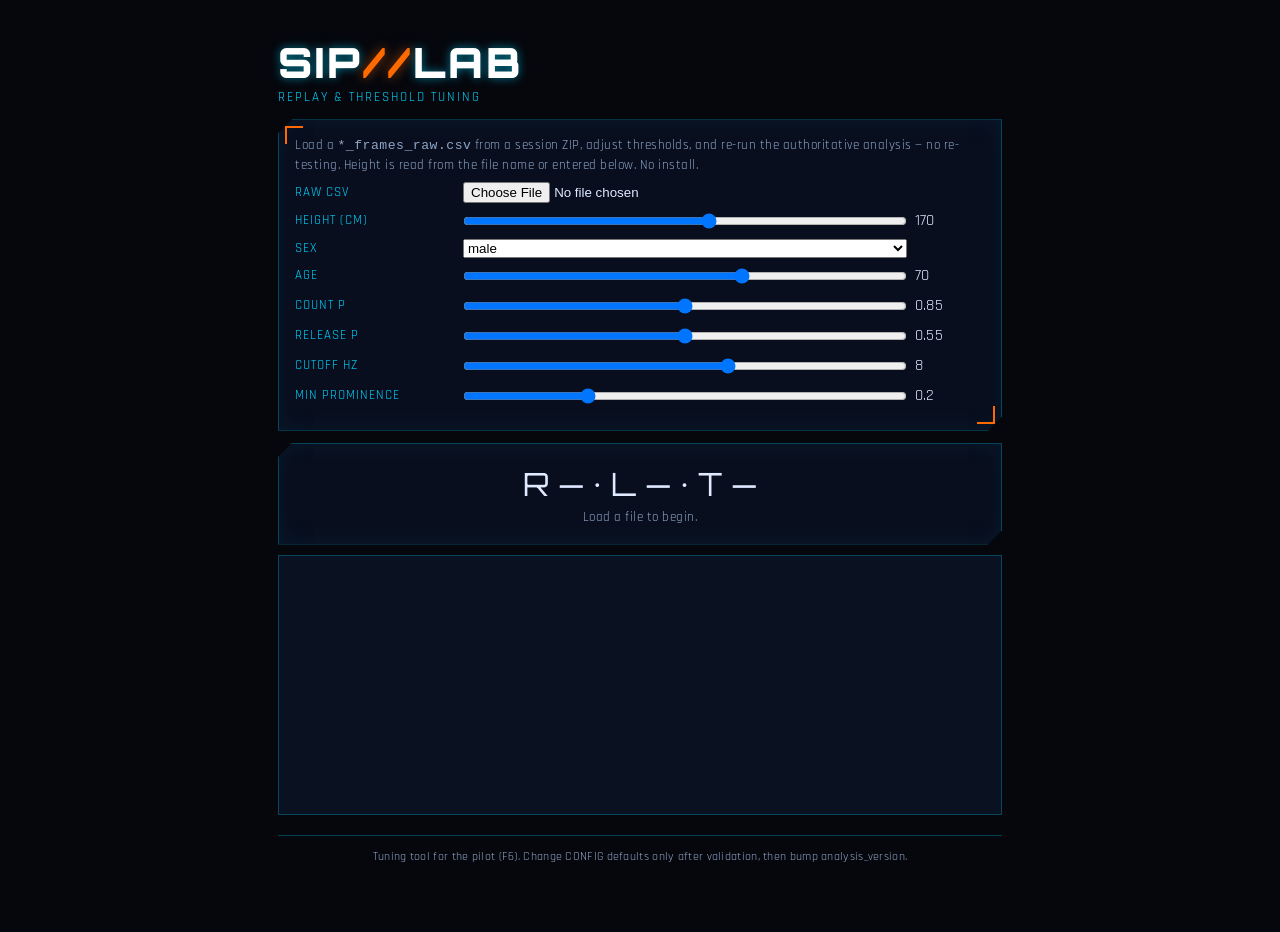
<file: tools/replay.html>
<!DOCTYPE html>
<html lang="en">
<head>
    <meta charset="UTF-8">
    <meta name="viewport" content="width=device-width, initial-scale=1">
    <title>SIP//LAB — Replay & threshold tuning</title>
    <link href="https://fonts.googleapis.com/css2?family=Orbitron:wght@500;700;900&family=Rajdhani:wght@400;600;700&display=swap" rel="stylesheet">
    <link rel="stylesheet" href="../css/styles.css">
    <style>
        body { padding: 16px; }
        .tool { max-width: 900px; margin: 0 auto; }
        .ctl { display: grid; grid-template-columns: 160px 1fr 70px; gap: 8px; align-items: center; margin: 6px 0; }
        .ctl label { color: var(--blue); font-size: .8rem; text-transform: uppercase; letter-spacing: 1px; }
        .big { font-family: 'Orbitron'; font-size: 2rem; }
        canvas { width: 100%; height: 260px; background: #0a1120; border: 1px solid var(--line); display: block; margin-top: 10px; }
        input[type=file] { color: var(--text); }
    </style>
</head>
<body>
    <div class="tron-bg"><div class="grid-floor"></div><div class="scanlines"></div></div>
    <div class="tool" id="app">
        <div class="logo">SIP<span class="slash">//</span>LAB</div>
        <div class="subtitle">Replay &amp; threshold tuning</div>
        <div class="panel brackets" style="margin-top:12px">
            <p class="status">Load a <code>*_frames_raw.csv</code> from a session ZIP, adjust thresholds, and re-run the authoritative analysis — no re-testing. Height is read from the file name or entered below. No install.</p>
            <div class="ctl"><label>Raw CSV</label><input type="file" id="file" accept=".csv"><span></span></div>
            <div class="ctl"><label>Height (cm)</label><input type="range" id="height" min="120" max="210" value="170"><span id="heightV">170</span></div>
            <div class="ctl"><label>Sex</label>
                <select id="sex"><option value="male">male</option><option value="female">female</option><option value="other">other</option></select><span></span></div>
            <div class="ctl"><label>Age</label><input type="range" id="age" min="18" max="100" value="70"><span id="ageV">70</span></div>
            <div class="ctl"><label>count P</label><input type="range" id="countP" min="0.50" max="1.20" step="0.01" value="0.85"><span id="countPV">0.85</span></div>
            <div class="ctl"><label>release P</label><input type="range" id="releaseP" min="0.20" max="0.90" step="0.01" value="0.55"><span id="releasePV">0.55</span></div>
            <div class="ctl"><label>cutoff Hz</label><input type="range" id="cutoff" min="2" max="12" step="0.5" value="8"><span id="cutoffV">8</span></div>
            <div class="ctl"><label>min prominence</label><input type="range" id="prom" min="0.05" max="0.6" step="0.01" value="0.2"><span id="promV">0.2</span></div>
        </div>
        <div class="panel center" style="margin-top:12px">
            <div class="big" id="counts">R — · L — · T —</div>
            <div class="status" id="meta">Load a file to begin.</div>
        </div>
        <canvas id="plot"></canvas>
        <div class="footer-limits">Tuning tool for the pilot (F6). Change CONFIG defaults only after validation, then bump analysis_version.</div>
    </div>

    <script src="../js/config.js"></script>
    <script src="../js/schema.js"></script>
    <script src="../js/geom.js"></script>
    <script src="../js/analysis.js"></script>
    <script>
    (function () {
        'use strict';
        let raw = null;             // {data,n,cols,tracked}
        const COLS = 1 + CONFIG.tracked.length * 7;
        const IDX = {}; CONFIG.tracked.forEach((m, i) => { IDX[m.key] = i; });

        const $ = id => document.getElementById(id);
        ['height', 'age', 'countP', 'releaseP', 'cutoff', 'prom'].forEach(id => {
            $(id).addEventListener('input', () => { $(id + 'V').textContent = $(id).value; rerun(); });
        });
        $('sex').addEventListener('change', rerun);

        $('file').addEventListener('change', e => {
            const f = e.target.files[0]; if (!f) return;
            // try to read height from filename if present (…_SIP…)
            const reader = new FileReader();
            reader.onload = () => { parseCSV(reader.result); rerun(); };
            reader.readAsText(f);
        });

        function parseCSV(text) {
            const lines = text.replace(/\r/g, '').split('\n').filter(l => l.length);
            const header = lines[0].split(',');
            // expected: session_id + t_ms + 17*7 keys. Build a column index map.
            const col = {}; header.forEach((h, i) => col[h] = i);
            const n = lines.length - 1;
            const data = new Float32Array(n * COLS);
            for (let k = 0; k < n; k++) {
                const parts = lines[k + 1].split(',');
                const base = k * COLS;
                data[base] = Number(parts[col['t_ms']]);
                CONFIG.tracked.forEach((m, i) => {
                    const o = base + 1 + i * 7;
                    ['x', 'y', 'z', 'v', 'wx', 'wy', 'wz'].forEach((suf, c) => {
                        const key = m.key + '_' + suf;
                        const idx = col[key];
                        data[o + c] = idx != null ? Number(parts[idx]) : (suf === 'v' ? 1 : NaN);
                    });
                });
            }
            raw = { data, n, cols: COLS, tracked: CONFIG.tracked.map(m => m.key) };
            $('meta').textContent = `Loaded ${n} frames.`;
        }

        // reconstruct a calibration from the first stand-still second of the file
        function reconstructCalibration(cfg) {
            const vw = 720, vh = 1280; // normalised coords; pixel scale cancels in p. Use nominal.
            // use the lowest-knee frames in the first seconds as "standing"
            const get = (k, key, comp) => raw.data[k * COLS + 1 + IDX[key] * 7 + comp];
            const t = k => raw.data[k * COLS];
            const dL = [], dR = [], chain = [], shW = [], trunk = [], hipX = [], hipY = [];
            for (let k = 0; k < raw.n; k++) {
                if (t(k) > 1500) break; // first 1.5 s (pre-roll + a bit)
                const ky = (key) => get(k, key, 1) * vh, kx = (key) => get(k, key, 0) * vw;
                dL.push(ky('l_kn') - ky('l_hip')); dR.push(ky('r_kn') - ky('r_hip'));
                const ch = s => dist(kx(s + '_sh'), ky(s + '_sh'), kx(s + '_hip'), ky(s + '_hip')) +
                    dist(kx(s + '_hip'), ky(s + '_hip'), kx(s + '_kn'), ky(s + '_kn')) +
                    dist(kx(s + '_kn'), ky(s + '_kn'), kx(s + '_an'), ky(s + '_an'));
                chain.push((ch('l') + ch('r')) / 2);
                shW.push(Math.abs(kx('l_sh') - kx('r_sh')));
                trunk.push(dist((kx('l_sh') + kx('r_sh')) / 2, (ky('l_sh') + ky('r_sh')) / 2, (kx('l_hip') + kx('r_hip')) / 2, (ky('l_hip') + ky('r_hip')) / 2));
                hipX.push((kx('l_hip') + kx('r_hip')) / 2); hipY.push((ky('l_hip') + ky('r_hip')) / 2);
            }
            const med = a => { const b = a.slice().sort((x, y) => x - y); return b.length ? b[b.length >> 1] : 1; };
            const S0L = med(dL) || 1, S0R = med(dR) || 1, chainpx = med(chain) || 1;
            const h = Number($('height').value) / 100;
            return {
                mode: 'standstill', S0: { l: S0L, r: S0R }, S0w: null,
                scale_m_per_px: (cfg.anthropometry.segmentChainFractionOfHeight * h) / chainpx,
                chain_px: chainpx, shoulder_width_px: med(shW), trunk_px: med(trunk),
                hip_mid_x_px: med(hipX), hip_mid_y_px: med(hipY), hip_y_norm: med(hipY) / vh,
                ankle_l_x: 0.5, ankle_r_x: 0.5, frontalness: 0.9, jitter: 0.01, hold_s: 1.0,
                camera_pitch_deg: 0, camera_roll_deg: 0, overrides: {}, vw, vh,
                threshold_p: Number($('countP').value), threshold_preset: 'replay'
            };
        }
        function dist(ax, ay, bx, by) { return Math.hypot(ax - bx, ay - by); }

        function rerun() {
            if (!raw) return;
            const cfg = JSON.parse(JSON.stringify(CONFIG));
            cfg.events.countP = Number($('countP').value);
            cfg.events.releaseP = Number($('releaseP').value);
            cfg.signal.cutoffHz = Number($('cutoff').value);
            cfg.events.minProminence = Number($('prom').value);
            const cal = reconstructCalibration(cfg);
            const participant = { participant_id: 'replay', age_years: Number($('age').value), sex: $('sex').value, height_cm: Number($('height').value), support_used: false };
            let res;
            try { res = SIPAnalysis.run(raw, cal, participant, cfg); }
            catch (e) { $('meta').textContent = 'Analysis error: ' + e.message; return; }
            const s = res.summary;
            $('counts').textContent = `R ${s.steps_right} · L ${s.steps_left} · T ${s.steps_total}`;
            $('meta').textContent = `cadence ${fmt(s.cadence_total_steps_per_min)} /min · norm ${s.norm_classification} · qc ${s.qc_pass ? 'OK' : 'REVIEW'} · flags ${s.qc_flags || '—'}`;
            plot(res, cfg);
        }
        function fmt(x) { return x == null ? '—' : Number(x).toFixed(0); }

        function plot(res, cfg) {
            const c = $('plot'), dpr = window.devicePixelRatio || 1;
            const rect = c.getBoundingClientRect();
            c.width = rect.width * dpr; c.height = 260 * dpr;
            const ctx = c.getContext('2d'); ctx.setTransform(dpr, 0, 0, dpr, 0, 0);
            const w = rect.width, h = 260;
            ctx.clearRect(0, 0, w, h);
            const grid = res._grid, N = res._N, pL = res._p.l, pR = res._p.r;
            const dur = cfg.protocol.durationS, pMax = 1.6;
            const X = tt => (Math.max(0, Math.min(dur, tt)) / dur) * w;
            const Y = p => (1 - Math.max(0, Math.min(pMax, p)) / pMax) * h;
            // threshold + hip lines
            ctx.strokeStyle = 'rgba(255,255,255,0.3)'; ctx.setLineDash([5, 4]);
            ctx.beginPath(); ctx.moveTo(0, Y(1)); ctx.lineTo(w, Y(1)); ctx.stroke();
            ctx.strokeStyle = '#4cdf7c'; ctx.beginPath(); ctx.moveTo(0, Y(cfg.events.countP)); ctx.lineTo(w, Y(cfg.events.countP)); ctx.stroke();
            ctx.setLineDash([]);
            drawS(ctx, grid, pL, N, X, Y, '#00d4ff', dur);
            drawS(ctx, grid, pR, N, X, Y, '#ff6a00', dur);
            res.steps.filter(s => s.counted).forEach(s => {
                ctx.fillStyle = s.leg === 'right' ? '#ff6a00' : '#00d4ff';
                ctx.beginPath(); ctx.arc(X(s.t_peak_s), Y(s.peak_progress), 2.5, 0, 6.2832); ctx.fill();
            });
        }
        function drawS(ctx, grid, arr, N, X, Y, col, dur) {
            ctx.strokeStyle = col; ctx.lineWidth = 1.2; ctx.beginPath(); let started = false;
            for (let i = 0; i < N; i++) { if (grid[i] < 0 || grid[i] > dur) continue; const x = X(grid[i]), y = Y(arr[i]); started ? ctx.lineTo(x, y) : (ctx.moveTo(x, y), started = true); }
            ctx.stroke();
        }
    })();
    </script>
</body>
</html>
</file>
<file: css/styles.css>
/* ============================================================================
   SIP//LAB — TRON 2-Minute Step-in-Place Biomechanics Lab
   Neon orange/blue HUD. Orbitron (headings/numbers/buttons) + Rajdhani (body).
   Visual tokens ported verbatim from STS//LAB; SIP additions clearly marked.
   Right leg = orange family, Left leg = blue family everywhere (+ L/R text).
   ========================================================================== */

:root {
    /* palette */
    --bg0: #05070d;
    --bg1: #0a1020;
    --panel: rgba(10, 18, 36, 0.72);
    --panel-solid: #0b1326;

    --blue: #00d4ff;          /* primary / data / LEFT leg */
    --blue-dim: #0a2a3a;
    --orange: #ff6a00;        /* CTA / alerts / counters / RIGHT leg */
    --orange-soft: #ff8c3a;
    --green: #4cdf7c;
    --gold: #ffd700;
    --amber: #ffa500;
    --red: #ff3b30;

    --text: #dfe9ff;
    --text-dim: #8fa6c8;
    --line: rgba(0, 212, 255, 0.28);

    --radius: 2px;
    --clip: polygon(14px 0, 100% 0, 100% calc(100% - 14px), calc(100% - 14px) 100%, 0 100%, 0 14px);

    --blue-glow: 0 0 10px rgba(0, 212, 255, 0.55);
    --orange-glow: 0 0 12px rgba(255, 106, 0, 0.6);
}

*, *::before, *::after { box-sizing: border-box; margin: 0; padding: 0; }
html { font-size: 16px; -webkit-text-size-adjust: 100%; }

body {
    font-family: 'Rajdhani', 'Segoe UI', system-ui, sans-serif;
    background: radial-gradient(1200px 800px at 50% -10%, #0c1428 0%, var(--bg1) 45%, var(--bg0) 100%);
    color: var(--text);
    min-height: 100vh;
    line-height: 1.5;
    overflow-x: hidden;
    letter-spacing: 0.2px;
}

h1, h2, h3, h4, .logo, .btn, .big-number, .hud-time, .hud-reps, .metric .v, th {
    font-family: 'Orbitron', 'Rajdhani', sans-serif;
}
h2 { font-size: clamp(1.15rem, 5vw, 1.35rem); text-transform: uppercase; letter-spacing: 2px; color: var(--blue); text-shadow: var(--blue-glow); margin-bottom: 10px; }
h3 { font-size: clamp(.9rem, 4vw, 1rem); text-transform: uppercase; letter-spacing: 1.5px; color: var(--orange); margin: 0 0 10px; }
h3:not(:first-child) { margin-top: 6px; }
h3::before { content: '▍ '; color: var(--orange); }
p { color: var(--text-dim); font-size: .98rem; }
a { color: var(--blue); }

#app { max-width: 600px; margin: 0 auto; min-height: 100dvh; padding: 18px; position: relative; z-index: 2; }
#app:has(.live-session) { padding: 0; max-width: 100%; }

/* ----------------------------------------------------------------- backdrop */
.tron-bg { position: fixed; inset: 0; z-index: 0; pointer-events: none; overflow: hidden; background: var(--bg0); }
.grid-floor {
    position: absolute; left: -50%; right: -50%; bottom: -10%; height: 70%;
    background-image:
        linear-gradient(rgba(0, 212, 255, 0.22) 1px, transparent 1px),
        linear-gradient(90deg, rgba(0, 212, 255, 0.22) 1px, transparent 1px);
    background-size: 48px 48px;
    transform: perspective(360px) rotateX(68deg);
    transform-origin: bottom center;
    -webkit-mask-image: linear-gradient(to top, #000 0%, transparent 85%);
    mask-image: linear-gradient(to top, #000 0%, transparent 85%);
    animation: gridscroll 6s linear infinite;
}
@keyframes gridscroll { from { background-position: 0 0; } to { background-position: 0 48px; } }

.particles { position: absolute; inset: 0; }
.particles::before, .particles::after {
    content: ''; position: absolute; inset: 0;
    background-image:
        radial-gradient(2px 2px at 20% 30%, rgba(0, 212, 255, 0.7), transparent),
        radial-gradient(2px 2px at 70% 60%, rgba(255, 106, 0, 0.6), transparent),
        radial-gradient(1.5px 1.5px at 40% 80%, rgba(0, 212, 255, 0.5), transparent),
        radial-gradient(1.5px 1.5px at 85% 20%, rgba(255, 106, 0, 0.4), transparent),
        radial-gradient(1.5px 1.5px at 15% 70%, rgba(0, 212, 255, 0.4), transparent);
    background-repeat: no-repeat;
    animation: drift 22s linear infinite;
    opacity: .7;
}
.particles::after { animation-duration: 32s; animation-direction: reverse; opacity: .4; }
@keyframes drift { from { transform: translateY(0); } to { transform: translateY(-40px); } }

.scanlines { position: absolute; inset: 0; background: repeating-linear-gradient(0deg, rgba(0,0,0,0) 0 3px, rgba(0, 10, 20, 0.18) 3px 4px); mix-blend-mode: overlay; opacity: .5; }

/* backdrop off during the live test */
body.live .tron-bg { display: none; }

@media (prefers-reduced-motion: reduce) {
    .grid-floor, .particles, .particles::before, .particles::after { animation: none; }
    .scanlines { display: none; }
    * { scroll-behavior: auto; }
}

/* ----------------------------------------------------------------- panels */
.screen { display: flex; flex-direction: column; gap: 14px; padding: 8px 0 48px; animation: fade .3s ease; }
.center { align-items: center; text-align: center; }
@keyframes fade { from { opacity: 0; transform: translateY(8px); } to { opacity: 1; } }

.panel {
    position: relative;
    background: var(--panel);
    border: 1px solid var(--line);
    clip-path: var(--clip);
    padding: 16px;
    box-shadow: inset 0 0 24px rgba(0, 212, 255, 0.06), 0 0 18px rgba(0, 0, 0, 0.5);
    backdrop-filter: blur(3px);
}
@media (max-width: 380px) { .panel { padding: 13px; } #app { padding: 12px; } }
.brackets::before, .brackets::after {
    content: ''; position: absolute; width: 18px; height: 18px; pointer-events: none;
}
.brackets::before { top: 6px; left: 6px; border-top: 2px solid var(--orange); border-left: 2px solid var(--orange); }
.brackets::after { bottom: 6px; right: 6px; border-bottom: 2px solid var(--orange); border-right: 2px solid var(--orange); }

.note { background: rgba(255, 106, 0, 0.08); border-left: 3px solid var(--orange); padding: 12px; font-size: .85rem; color: var(--text-dim); text-align: left; }
.note.info { background: rgba(0, 212, 255, 0.07); border-left-color: var(--blue); }
.note b { color: var(--text); }
.status { font-size: .82rem; color: var(--text-dim); letter-spacing: .5px; }
.good { color: var(--green); } .warn { color: var(--amber); } .bad { color: var(--red); }

/* ----------------------------------------------------------------- logo / header */
.logo {
    font-size: clamp(2rem, 9vw, 2.6rem); font-weight: 900; letter-spacing: 3px; line-height: 1;
    color: #fff; text-shadow: var(--blue-glow); margin-top: 8px;
}
.logo .slash { color: var(--orange); text-shadow: var(--orange-glow); }
.subtitle { text-transform: uppercase; letter-spacing: 2px; font-size: clamp(.7rem, 3vw, .82rem); color: var(--blue); margin-top: 4px; }

/* ----------------------------------------------------------------- buttons */
.btn {
    display: inline-flex; align-items: center; justify-content: center; gap: 8px;
    min-height: 50px; padding: 12px 18px; max-width: 100%;
    background: transparent; color: var(--blue);
    border: 1.5px solid var(--blue);
    clip-path: polygon(10px 0, 100% 0, 100% calc(100% - 10px), calc(100% - 10px) 100%, 0 100%, 0 10px);
    font-size: clamp(.82rem, 3.2vw, .95rem); font-weight: 700; letter-spacing: 1.5px; text-transform: uppercase;
    cursor: pointer; touch-action: manipulation;
    transition: box-shadow .15s, background .15s, transform .08s, color .15s;
    text-shadow: 0 0 6px rgba(0, 212, 255, 0.4);
    overflow-wrap: anywhere; text-align: center;
}
.btn:hover { box-shadow: var(--blue-glow), inset 0 0 14px rgba(0, 212, 255, 0.18); background: rgba(0, 212, 255, 0.08); }
.btn:active { transform: scale(.97); }
.btn:focus-visible { outline: 2px solid #fff; outline-offset: 2px; }
.btn:disabled { opacity: .35; cursor: not-allowed; box-shadow: none; background: transparent; }

.btn-primary { color: var(--orange); border-color: var(--orange); text-shadow: 0 0 6px rgba(255, 106, 0, 0.5); animation: pulse 2.4s ease-in-out infinite; }
.btn-primary:hover { box-shadow: var(--orange-glow), inset 0 0 14px rgba(255, 106, 0, 0.2); background: rgba(255, 106, 0, 0.1); }
@keyframes pulse { 0%, 100% { box-shadow: 0 0 6px rgba(255,106,0,.4); } 50% { box-shadow: 0 0 18px rgba(255,106,0,.7); } }
@media (prefers-reduced-motion: reduce) { .btn-primary { animation: none; } }

.btn-danger { color: var(--red); border-color: var(--red); text-shadow: 0 0 6px rgba(255, 59, 48, 0.5); }
.btn-danger:hover { box-shadow: 0 0 12px rgba(255, 59, 48, 0.6); background: rgba(255, 59, 48, 0.1); }
.btn-small { min-height: 38px; padding: 6px 14px; font-size: .78rem; }
.btn-large { width: 100%; min-height: 58px; font-size: 1.1rem; }

.row { display: flex; gap: 10px; flex-wrap: wrap; }
.row > * { flex: 1 1 140px; min-width: 120px; }
/* results actions: full-width stacked buttons (never collapse into letter-columns) */
.action-stack { display: flex; flex-direction: column; gap: 10px; }
.action-stack > .btn { width: 100%; }

/* ----------------------------------------------------------------- instructions */
.instructions { list-style: none; counter-reset: step; display: flex; flex-direction: column; gap: 10px; }
.instructions li {
    counter-increment: step; position: relative; padding: 10px 10px 10px 52px;
    background: rgba(0, 212, 255, 0.04); border-left: 2px solid var(--line);
    font-size: .92rem; color: var(--text); text-align: left;
}
.instructions li::before {
    content: counter(step); position: absolute; left: 10px; top: 50%; transform: translateY(-50%);
    width: 30px; height: 30px; display: grid; place-items: center;
    font-family: 'Orbitron', sans-serif; font-weight: 700; color: var(--orange);
    border: 1.5px solid var(--orange); border-radius: 50%; box-shadow: var(--orange-glow);
    font-size: .9rem;
}
.instructions b { color: var(--blue); }

/* ----------------------------------------------------------------- SIP: setup diagram */
.setup-diagram { width: 100%; max-width: 420px; margin: 4px auto 0; display: block; }
.setup-diagram svg { width: 100%; height: auto; }

/* ----------------------------------------------------------------- form */
.form { text-align: left; width: 100%; }
.fg { margin-bottom: 14px; }
.fg label { display: block; font-size: .78rem; text-transform: uppercase; letter-spacing: 1px; color: var(--blue); margin-bottom: 5px; font-weight: 600; }
.fg input, .fg select, .fg textarea {
    width: 100%; padding: 12px 14px;
    border: 1px solid var(--line); background: rgba(5, 10, 22, 0.8); color: var(--text);
    font-size: 1rem; font-family: 'Rajdhani', sans-serif; outline: none; border-radius: var(--radius);
}
.fg input:focus, .fg select:focus, .fg textarea:focus { border-color: var(--blue); box-shadow: var(--blue-glow); }
.fg .hint { font-size: .74rem; color: var(--text-dim); margin-top: 3px; }
.grid2 { display: grid; grid-template-columns: 1fr 1fr; gap: 10px; }
.check { display: flex; gap: 10px; align-items: flex-start; font-size: .86rem; color: var(--text); margin: 10px 0; text-align: left; }
.check input { margin-top: 3px; width: 18px; height: 18px; flex: none; accent-color: var(--orange); }
/* optional covariate checkbox — dimmed amber so operators don't tick it by reflex */
.check.check-covariate { color: var(--amber); opacity: .85; font-style: italic; }
.check.check-covariate input { accent-color: var(--amber); }
.err { color: var(--red); font-size: .85rem; min-height: 1.2em; }

/* ----------------------------------------------------------------- language selector + video */
.lang-grid { display: grid; grid-template-columns: repeat(auto-fit, minmax(150px, 1fr)); gap: 10px; }
.lang-btn {
    min-height: 60px; flex-direction: column; gap: 2px; line-height: 1.15;
    font-size: clamp(.78rem, 3.4vw, .95rem); letter-spacing: 1px;
    padding: 10px 8px; white-space: normal; overflow-wrap: anywhere; text-align: center;
}
.lang-btn .sub { font-family: 'Rajdhani', sans-serif; font-size: .8rem; letter-spacing: .5px; color: var(--text-dim); }
.lang-btn.active { color: var(--orange); border-color: var(--orange); box-shadow: var(--orange-glow); }
.lang-switch { display: grid; grid-template-columns: repeat(auto-fit, minmax(100px, 1fr)); gap: 8px; margin-top: 10px; width: 100%; }
.lang-switch .btn { min-height: 42px; font-size: clamp(.68rem, 3vw, .78rem); letter-spacing: 1px; padding: 8px 6px; white-space: normal; }

.video-panel { margin-top: 14px; display: flex; flex-direction: column; align-items: center; gap: 10px; }
.video-frame {
    width: 100%; max-width: 395px; aspect-ratio: 9 / 16; max-height: 70vh;
    border: 1.5px solid var(--blue); box-shadow: var(--blue-glow); background: #000;
    position: relative; margin: 0 auto;
}
.video-frame iframe { position: absolute; inset: 0; width: 100%; height: 100%; border: 0; }
.yt-fallback { font-size: .82rem; }

/* ----------------------------------------------------------------- live session */
.live-session { display: flex; flex-direction: column; height: 100dvh; background: #000; }
/* Camera takes the lion's share of the screen so the operator can actually frame the
   subject. The controls/checklist live in a scrollable drawer below it. */
.live-video-wrap { position: relative; flex: 1 1 auto; min-height: 55dvh; overflow: hidden; background: #000; }
/* S2 setup drawer: fixed max height, scrolls internally, never squeezes the camera */
#live-below { flex: 0 0 auto; max-height: 42dvh; overflow-y: auto; -webkit-overflow-scrolling: touch; background: var(--bg0); border-top: 1px solid var(--line); }
/* during the live test there is no drawer; the video fills everything */
.live-session.testing #live-below { max-height: none; }
.live-video-wrap video, .live-video-wrap canvas { position: absolute; inset: 0; width: 100%; height: 100%; object-fit: cover; }
.live-video-wrap.mirror video, .live-video-wrap.mirror canvas { transform: scaleX(-1); }
.live-video-wrap canvas { pointer-events: none; }
.live-video-wrap::before, .live-video-wrap::after {
    content: ''; position: absolute; width: 40px; height: 40px; z-index: 6; pointer-events: none;
}
.live-video-wrap::before { top: 10px; left: 10px; border-top: 2px solid var(--blue); border-left: 2px solid var(--blue); }
.live-video-wrap::after { bottom: 10px; right: 10px; border-bottom: 2px solid var(--orange); border-right: 2px solid var(--orange); }

.hud { position: absolute; top: 0; left: 0; right: 0; display: flex; justify-content: space-between; align-items: flex-start; padding: 16px 20px; pointer-events: none; z-index: 5; }
.hud-time { font-size: 2.6rem; font-weight: 900; color: var(--blue); text-shadow: 0 0 14px rgba(0,212,255,.7), 0 2px 6px #000; }
.hud-time.counting { color: var(--orange); text-shadow: 0 0 14px rgba(255,106,0,.8), 0 2px 6px #000; }
.hud-reps { font-size: 3.4rem; font-weight: 900; color: var(--orange); text-shadow: 0 0 16px rgba(255,106,0,.8), 0 2px 6px #000; text-align: right; line-height: 1; }
.hud-reps small { display: block; font-family: 'Rajdhani', sans-serif; font-size: .72rem; font-weight: 600; letter-spacing: 1.5px; color: var(--text); }
/* SIP: secondary L / TOTAL counts under the big right count */
.hud-reps .sub-counts { display: block; margin-top: 4px; font-family: 'Orbitron', sans-serif; font-size: 1.2rem; }
.hud-reps .sub-counts .l { color: var(--blue); text-shadow: 0 0 10px rgba(0,212,255,.7), 0 2px 6px #000; }
.hud-reps .sub-counts .tot { color: var(--text); font-size: .95rem; }

.live-overlay { position: absolute; inset: 0; display: flex; align-items: center; justify-content: center; pointer-events: none; padding: 16px; z-index: 4; }
.overlay-status {
    background: rgba(5, 10, 22, 0.82); border: 1px solid var(--line); clip-path: var(--clip);
    padding: 16px 22px; text-align: center; font-size: 1.02rem; max-width: 540px;
    backdrop-filter: blur(4px); white-space: pre-line; color: var(--text);
}
.overlay-status.big { background: none; border: none; font-size: 7rem; font-weight: 900; font-family: 'Orbitron', sans-serif; color: var(--orange); text-shadow: 0 0 50px rgba(255,106,0,.9); padding: 0; backdrop-filter: none; }
.progress { width: 220px; height: 8px; background: rgba(0, 212, 255, 0.15); border: 1px solid var(--line); overflow: hidden; margin: 12px auto 0; }
.progress > div { height: 100%; width: 0; background: var(--blue); box-shadow: var(--blue-glow); transition: width .1s; }
.angle-panel { position: absolute; left: 8px; top: 8px; background: rgba(5,10,22,.55); border: 1px solid var(--line); padding: 4px 8px; font-family: 'Rajdhani', monospace; font-size: .68rem; line-height: 1.4; z-index: 5; pointer-events: none; white-space: pre-line; color: var(--blue); opacity: .85; border-radius: 2px; }

/* slim calibration bar pinned to the bottom edge of the video (never covers the subject) */
.calib-bar { position: absolute; left: 0; right: 0; bottom: 0; z-index: 6; background: rgba(5,10,22,.82); border-top: 1px solid var(--line); padding: 8px 14px calc(8px + env(safe-area-inset-bottom)); pointer-events: none; }
.calib-bar .cp-txt { font-family: 'Orbitron', sans-serif; font-size: .78rem; letter-spacing: 1px; color: var(--green); text-align: center; margin-bottom: 6px; }
.calib-bar .cp-track { height: 8px; background: rgba(0,212,255,.15); border: 1px solid var(--line); overflow: hidden; }
.calib-bar .cp-fill { height: 100%; width: 0; background: var(--green); box-shadow: 0 0 10px rgba(76,223,124,.6); transition: width .12s; }

.controls { display: flex; flex-wrap: wrap; gap: 8px; padding: 10px 12px calc(10px + env(safe-area-inset-bottom)); background: var(--bg0); border-top: 1px solid var(--line); align-items: center; justify-content: center; }
.controls .btn { flex: 1 1 auto; min-width: 72px; min-height: 44px; padding: 8px 10px; font-size: clamp(.66rem, 2.8vw, .8rem); letter-spacing: 1px; }
.controls .btn-primary { flex: 1 1 100%; order: 99; min-height: 50px; }

/* ----------------------------------------------------------------- SIP: S2 checklist */
.checklist { list-style: none; display: grid; grid-template-columns: 1fr 1fr; gap: 6px 14px; font-size: .84rem; }
.checklist li { display: flex; align-items: center; gap: 8px; color: var(--text-dim); }
.checklist li .tick { width: 16px; height: 16px; flex: none; border: 1px solid var(--text-dim); border-radius: 50%; display: inline-grid; place-items: center; font-size: .7rem; }
.checklist li.ok { color: var(--green); }
.checklist li.ok .tick { border-color: var(--green); color: var(--green); box-shadow: 0 0 8px rgba(76,223,124,.4); }
.checklist li.bad .tick { border-color: var(--red); color: var(--red); }

/* SIP: lift gauges (thin vertical bars at screen edges) */
.gauge { position: absolute; top: 12%; bottom: 18%; width: 14px; z-index: 5; pointer-events: none; background: rgba(5,10,22,.5); border: 1px solid var(--line); }
.gauge.left { left: 8px; }
.gauge.right { right: 8px; }
.gauge .fill { position: absolute; left: 0; right: 0; bottom: 0; height: 0; transition: height .08s; }
.gauge.left .fill { background: var(--blue); box-shadow: var(--blue-glow); }
.gauge.right .fill { background: var(--orange); box-shadow: var(--orange-glow); }
.gauge .tick { position: absolute; left: -4px; right: -4px; height: 2px; background: #fff; opacity: .85; }
.gauge .lbl { position: absolute; top: -20px; left: 50%; transform: translateX(-50%); font-family: 'Orbitron', sans-serif; font-weight: 700; font-size: .8rem; }
.gauge.left .lbl { color: var(--blue); } .gauge.right .lbl { color: var(--orange); }

/* SIP: bubble level */
.bubble-level { position: absolute; top: 60px; left: 50%; transform: translateX(-50%); width: 90px; height: 90px; border: 1px solid var(--line); border-radius: 50%; background: rgba(5,10,22,.6); z-index: 5; pointer-events: none; }
.bubble-level .bubble { position: absolute; width: 18px; height: 18px; border-radius: 50%; background: var(--green); box-shadow: 0 0 10px rgba(76,223,124,.6); top: 50%; left: 50%; transform: translate(-50%,-50%); transition: transform .1s; }
.bubble-level.off .bubble { background: var(--amber); box-shadow: 0 0 10px rgba(255,165,0,.6); }
.bubble-level .cross { position: absolute; inset: 0; }
.bubble-level .cross::before, .bubble-level .cross::after { content: ''; position: absolute; background: var(--line); }
.bubble-level .cross::before { left: 50%; top: 10%; bottom: 10%; width: 1px; }
.bubble-level .cross::after { top: 50%; left: 10%; right: 10%; height: 1px; }

/* ----------------------------------------------------------------- results */
.big-score { text-align: center; padding: 10px 0; }
.big-number { font-size: 6rem; font-weight: 900; color: var(--orange); line-height: 1; text-shadow: 0 0 40px rgba(255,106,0,.55); }
.big-label { letter-spacing: 3px; text-transform: uppercase; color: var(--text-dim); font-size: .82rem; }
.chips { display: flex; flex-wrap: wrap; gap: 8px; justify-content: center; }
.chip { display: inline-flex; flex-direction: column; align-items: center; padding: 8px 16px; border: 1px solid var(--line); background: var(--panel); clip-path: polygon(6px 0,100% 0,100% calc(100% - 6px),calc(100% - 6px) 100%,0 100%,0 6px); min-width: 72px; }
.chip .n { font-family: 'Orbitron', sans-serif; font-weight: 700; font-size: 1.3rem; }
.chip.left .n { color: var(--blue); } .chip.right .n { color: var(--orange); } .chip.total .n, .chip.dur .n { color: var(--text); }
.chip .t { font-size: .64rem; color: var(--text-dim); text-transform: uppercase; letter-spacing: 1px; }

.badge { display: inline-block; padding: 4px 14px; font-family: 'Orbitron', sans-serif; font-weight: 700; font-size: .74rem; letter-spacing: 1px; margin: 4px 3px; border: 1px solid; clip-path: polygon(6px 0,100% 0,100% calc(100% - 6px),calc(100% - 6px) 100%,0 100%,0 6px); }
.badge.ok { color: var(--green); border-color: var(--green); box-shadow: 0 0 10px rgba(76,223,124,.3); }
.badge.review { color: var(--amber); border-color: var(--amber); box-shadow: 0 0 10px rgba(255,165,0,.3); }
.badge.neutral { color: var(--blue); border-color: var(--blue); }
.badge.above { color: var(--green); border-color: var(--green); }
.badge.average { color: var(--blue); border-color: var(--blue); }
.badge.below { color: var(--amber); border-color: var(--amber); }

.metrics { display: grid; grid-template-columns: 1fr 1fr; gap: 8px; }
.metric { background: var(--panel); border: 1px solid var(--line); padding: 10px 12px; clip-path: polygon(8px 0,100% 0,100% 100%,0 100%,0 8px); }
.metric .t { font-size: .66rem; color: var(--text-dim); text-transform: uppercase; letter-spacing: .8px; }
.metric .v { font-size: 1.2rem; font-weight: 700; color: var(--blue); margin-top: 2px; }
.metric .v small { font-size: .66rem; font-weight: 500; color: var(--text-dim); }
.metric.r .v { color: var(--orange); }

canvas.chart { width: 100%; height: 210px; border: 1px solid var(--line); display: block; margin-bottom: 10px; background: #0a1120; }

.tablewrap { overflow-x: auto; border: 1px solid var(--line); }
table { border-collapse: collapse; width: 100%; font-family: 'Rajdhani', sans-serif; font-size: .8rem; white-space: nowrap; }
th, td { padding: 7px 9px; text-align: right; border-bottom: 1px solid rgba(0,212,255,.1); overflow-wrap: anywhere; }
th { color: var(--blue); font-size: .68rem; letter-spacing: 1px; text-transform: uppercase; position: sticky; top: 0; background: var(--panel-solid); }
td:first-child, th:first-child { text-align: left; }
tr.uncounted td { color: var(--text-dim); font-style: italic; }

.flag { font-size: .85rem; padding: 7px 10px; margin: 4px 0; background: rgba(255,165,0,.1); border-left: 3px solid var(--amber); text-align: left; }
.flag.block { background: rgba(255,59,48,.1); border-left-color: var(--red); }
.flag b { font-family: 'Orbitron', sans-serif; font-size: .76rem; letter-spacing: 1px; }

details { background: var(--panel); border: 1px solid var(--line); padding: 10px 12px; }
summary { cursor: pointer; font-family: 'Orbitron', sans-serif; font-weight: 700; font-size: .82rem; letter-spacing: 1px; text-transform: uppercase; color: var(--blue); }

.hist { text-align: left; display: flex; flex-direction: column; gap: 8px; }
.hist .card { background: var(--panel); border: 1px solid var(--line); padding: 12px; font-size: .86rem; clip-path: polygon(8px 0,100% 0,100% 100%,0 100%,0 8px); }

.more-info { background: transparent; border: 1px dashed var(--line); padding: 8px 12px; }
.more-info summary { font-size: .76rem; color: var(--text-dim); }
.more-info p { font-size: .82rem; }

.footer-limits { margin-top: 20px; font-size: .72rem; color: var(--text-dim); text-align: center; border-top: 1px solid var(--line); padding-top: 12px; letter-spacing: .3px; }

/* ----------------------------------------------------------------- SIP: modal dialogs (TRON) */
.modal-backdrop { position: fixed; inset: 0; background: rgba(2,5,12,.78); backdrop-filter: blur(3px); z-index: 50; display: flex; align-items: center; justify-content: center; padding: 20px; animation: fade .2s ease; }
.modal { background: var(--panel-solid); border: 1px solid var(--line); clip-path: var(--clip); padding: 22px; max-width: 440px; width: 100%; box-shadow: 0 0 30px rgba(0,0,0,.6), inset 0 0 20px rgba(0,212,255,.05); }
.modal h3 { color: var(--orange); }
.modal p { color: var(--text); margin-bottom: 14px; }
.modal .row { margin-top: 8px; }
.modal .compare { display: grid; grid-template-columns: 1fr 1fr; gap: 10px; margin: 12px 0; }
.modal .compare .box { border: 1px solid var(--line); padding: 10px; text-align: center; }
.modal .compare .box .n { font-family: 'Orbitron', sans-serif; font-size: 1.8rem; font-weight: 700; color: var(--blue); }

/* ----------------------------------------------------------------- SIP: rotate-to-portrait overlay */
#rotate-overlay { position: fixed; inset: 0; z-index: 100; background: var(--bg0); display: none; flex-direction: column; align-items: center; justify-content: center; text-align: center; padding: 30px; gap: 16px; }
#rotate-overlay .icon { font-size: 4rem; animation: roticon 2s ease-in-out infinite; }
@keyframes roticon { 0%,100% { transform: rotate(0); } 50% { transform: rotate(-90deg); } }
#rotate-overlay h2 { color: var(--orange); }
@media (orientation: landscape) and (max-height: 500px) {
    body.allow-rotate-overlay #rotate-overlay { display: flex; }
}
/* small warning banner shown mid-test in landscape instead of blocking */
.rotate-banner { position: fixed; top: 0; left: 0; right: 0; z-index: 40; background: rgba(255,106,0,.92); color: #05070d; text-align: center; font-weight: 700; font-size: .8rem; padding: 6px; letter-spacing: 1px; display: none; }
body.live.landscape-warn .rotate-banner { display: block; }

/* spinner */
.spinner { width: 42px; height: 42px; border: 3px solid var(--line); border-top-color: var(--orange); border-radius: 50%; animation: spin 1s linear infinite; margin: 0 auto; }
@keyframes spin { to { transform: rotate(360deg); } }
@media (prefers-reduced-motion: reduce) { .spinner { animation-duration: 2.5s; } #rotate-overlay .icon { animation: none; } }

@media (min-width: 768px) {
    #app { max-width: 760px; }
    .metrics { grid-template-columns: repeat(3, 1fr); }
}
</file>
